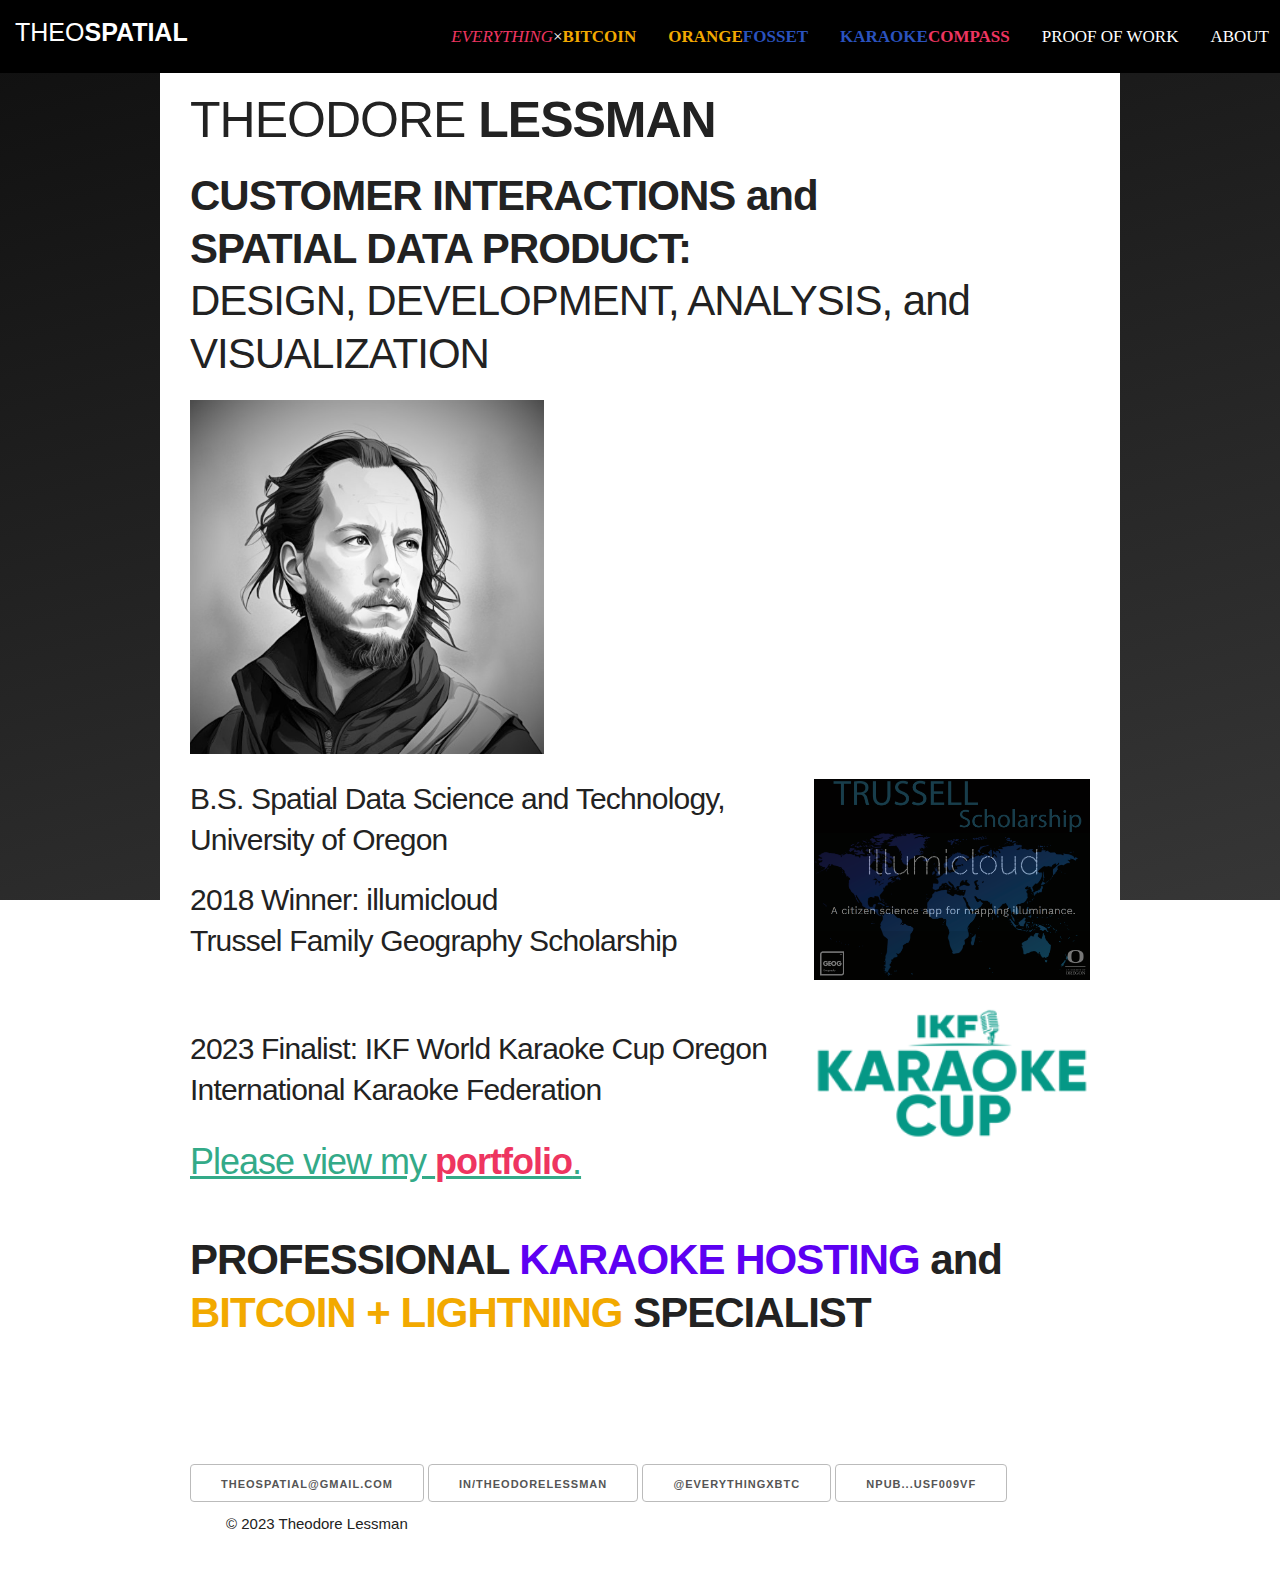
<file: index.html>
<!DOCTYPE html>
<html>

<head>
  <!-- using: 
	skeleton
	normalize 
	-->

  <!-- Basic Page Needs
  –––––––––––––––––––––––––––––––––––––––––––––––––– -->
  <meta charset="utf-8">
  <title>theospatial</title>
  <meta name="description" content="">
  <meta name="author" content="Theodore Lessman">

  <!-- Mobile Specific Metas
  –––––––––––––––––––––––––––––––––––––––––––––––––– -->
  <meta name="viewport" content="width=device-width, initial-scale=1, user-scalable=no">

  <!-- FONT
  –––––––––––––––––––––––––––––––––––––––––––––––––– -->
  <!--link href="//fonts.googleapis.com/css?family=Raleway:400,300,600" rel="stylesheet" type="text/css"-->
  <!--link href="https://fonts.googleapis.com/css?family=Work+Sans|Open+Sans:400,600|Poppins:500,900|Space+Mono" rel="stylesheet"-->

  <!-- CSS
  –––––––––––––––––––––––––––––––––––––––––––––––––– -->
  <link rel="stylesheet" href="Skeleton-2.0.4/css/normalize.css">
  <link rel="stylesheet" href="Skeleton-2.0.4/css/skeleton.css">
  <link rel="stylesheet" href="css/theospatial.css">
  
  <!--- JS
  –––––––––––––––––––––––––––––––––––––––––––––––––– -->
  <script src="js/theospatial.js"></script>

  <!-- Favicon
  –––––––––––––––––––––––––––––––––––––––––––––––––– -->
  <link rel="icon" type="image/png" href="img/favicon.png">

  <style>
  </style>

</head>

<body>
  <header>
    <div class="header">
      <a href="./index.html" class="logo">THEO<strong>SPATIAL</strong></a>
      <nav class="navBar"  id = "mainNav">  
		    <a href="javascript:void(0);" class="icon" onClick="openDrawerMenu()">&#9776;</a>
        <a href="index.html">ABOUT</a>
        <a href="portfolio.html">PROOF OF WORK</a>
        <a href="karaokecompass.html"><strong style="color: #2A52BE;">KARAOKE</strong><strong style="color: #EE3560;">COMPASS</strong></a>
        <a href="orangefosset.html"><strong style="color: #F2A900;">ORANGE</strong><strong style="color: #2A52BE;">FOSSET</strong></a>
        <a href="bitcoin.html"><i style="color: #EE3560;">EVERYTHING</i>&#215<strong style="color: #F2A900;">BITCOIN</strong></a>
      </nav>
    </div>
  </header>
  <div class="main">
    <div class="container">
      <div class = "row">
	      <div id = "banner" class="twelve columns">
          <h1 id="name">THEODORE <strong>LESSMAN</strong></h1>
          <h2 id="statement">
            <strong>CUSTOMER INTERACTIONS and 
            </br>SPATIAL DATA PRODUCT: </strong></br>DESIGN, DEVELOPMENT, ANALYSIS, and VISUALIZATION</h2>
          <div id = "intro" class="twelve columns">
            <span><img class="five columns" id = "about_img" src=".\img\ts2023_hero.png" alt="Theodore, an AI Rendering by Lensa"></span>
          </div>
        </br>
        </br>    
        </div>
        
        </div>
      
        <div class = "twelve columns">
          <p class="twelve columns">        
          </p>
        
     

           <div>
            <span>
              <img class="four columns" id = "trussel_img" style="float: right;"src=".\img\trussel.png" alt="Trussel Family Scholarship logo">
              <h4 class="noteworthy">B.S. Spatial Data Science and Technology,</br>University of Oregon</h4>
              <h4 class="noteworthy">2018 Winner: illumicloud </br>Trussel Family Geography Scholarship</h4>
            </br>
            </span>
            
            <span>
              <img class="four columns" id = "ikf_img" style="float: right;"src=".\img\IKF-small.png" alt="International Karaoke Cup">
              <br>
              <h4 class="noteworthy">2023 Finalist: IKF World Karaoke Cup Oregon</br>International Karaoke Federation</h4>
            
            </span>
          </div>
        <h3><a class = "twelve columns" href="portfolio.html">Please view my <strong style="color: #EE3560;">portfolio</strong>.</a></h3>
       
        <!---div><a href="./doc/Resume_LessmanTheodore_2018.pdf" class="button button-primary">Download resume</a></div-->
    
        <div id = "roles" class="twelve columns">
        </br></br><h2 id="statement"><strong>PROFESSIONAL </strong><strong style="color: #5d00f2;">KARAOKE HOSTING</strong><strong> and</strong></br> 
            <strong style="color: #F2A900;">BITCOIN + LIGHTNING</strong><strong> SPECIALIST</strong>
            </br>
        </br>
        </br>    
        </div>
        

      </div>
      <div class = "twelve columns" id="contact">
		    <a href="mailto:theospatial@gmail.com"><button class = "footbutton">theospatial@gmail.com</button></a> 
		    <a href="https://www.linkedin.com/in/theodorelessman/"><button class = "footbutton">in/theodorelessman</button></a></h2>
        <a href="https://twitter.com/everythingxbtc"><button class = "footbutton">@everythingxbtc</button></a> 
		    <a href="https://astral.ninja/npub1enfjvvrakj3fc0r6pn8ftm2dkzpzwvd598lr8hez6qz76zm8vxusf009vf"><button class = "footbutton">npub...usf009vf</button></a> 
		  </div>
	    <div class = "1/2 column u-push-right">
	      <p>&copy 2023 Theodore Lessman</p>
	    </div>  
	  </div>
  </div>
</body>

</html>
</file>
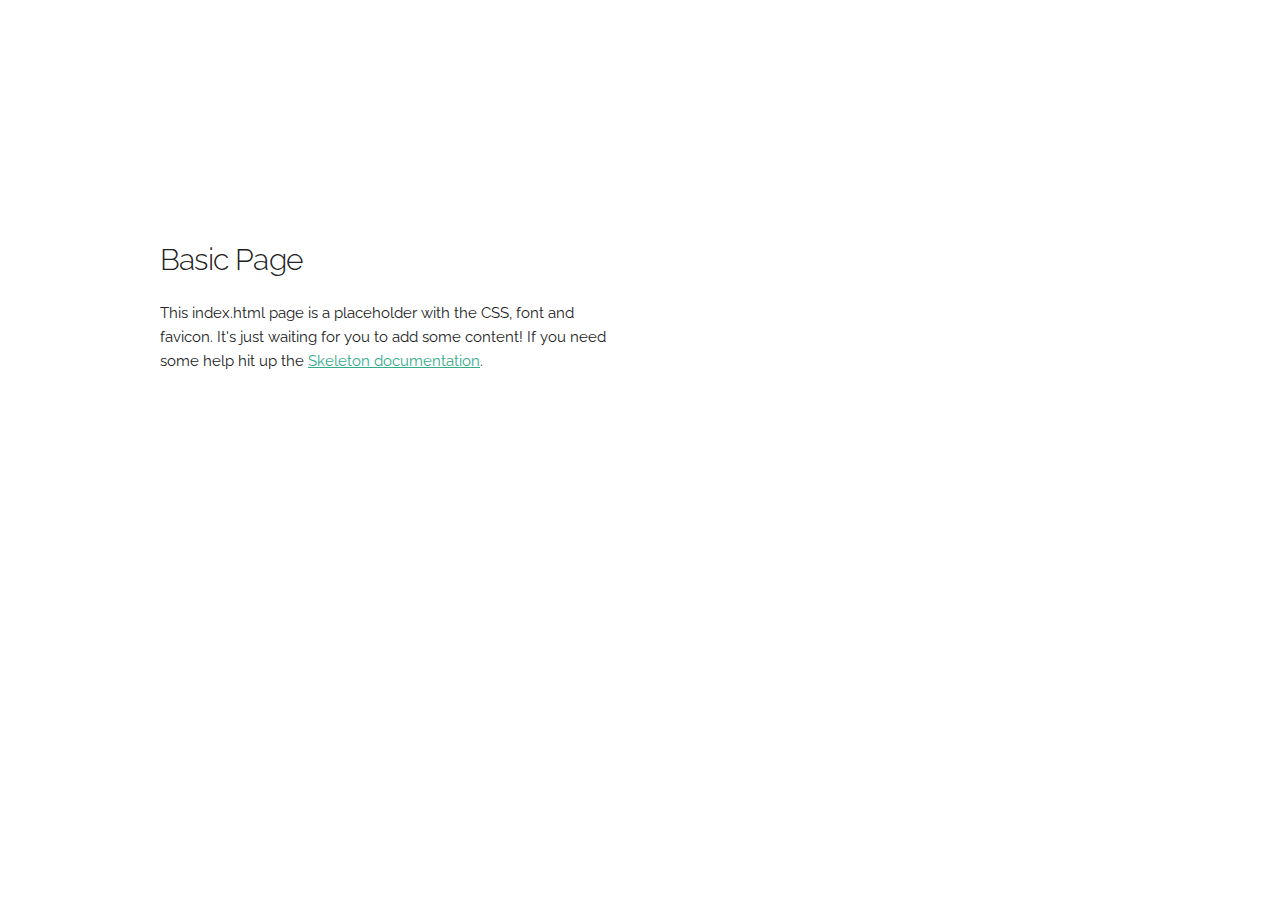
<file: Skeleton-2.0.4/index.html>
<!DOCTYPE html>
<html lang="en">
<head>

  <!-- Basic Page Needs
  –––––––––––––––––––––––––––––––––––––––––––––––––– -->
  <meta charset="utf-8">
  <title>Your page title here :)</title>
  <meta name="description" content="">
  <meta name="author" content="">

  <!-- Mobile Specific Metas
  –––––––––––––––––––––––––––––––––––––––––––––––––– -->
  <meta name="viewport" content="width=device-width, initial-scale=1">

  <!-- FONT
  –––––––––––––––––––––––––––––––––––––––––––––––––– -->
  <link href="//fonts.googleapis.com/css?family=Raleway:400,300,600" rel="stylesheet" type="text/css">

  <!-- CSS
  –––––––––––––––––––––––––––––––––––––––––––––––––– -->
  <link rel="stylesheet" href="css/normalize.css">
  <link rel="stylesheet" href="css/skeleton.css">

  <!-- Favicon
  –––––––––––––––––––––––––––––––––––––––––––––––––– -->
  <link rel="icon" type="image/png" href="images/favicon.png">

</head>
<body>

  <!-- Primary Page Layout
  –––––––––––––––––––––––––––––––––––––––––––––––––– -->
  <div class="container">
    <div class="row">
      <div class="one-half column" style="margin-top: 25%">
        <h4>Basic Page</h4>
        <p>This index.html page is a placeholder with the CSS, font and favicon. It's just waiting for you to add some content! If you need some help hit up the <a href="http://www.getskeleton.com">Skeleton documentation</a>.</p>
      </div>
    </div>
  </div>

<!-- End Document
  –––––––––––––––––––––––––––––––––––––––––––––––––– -->
</body>
</html>
</file>
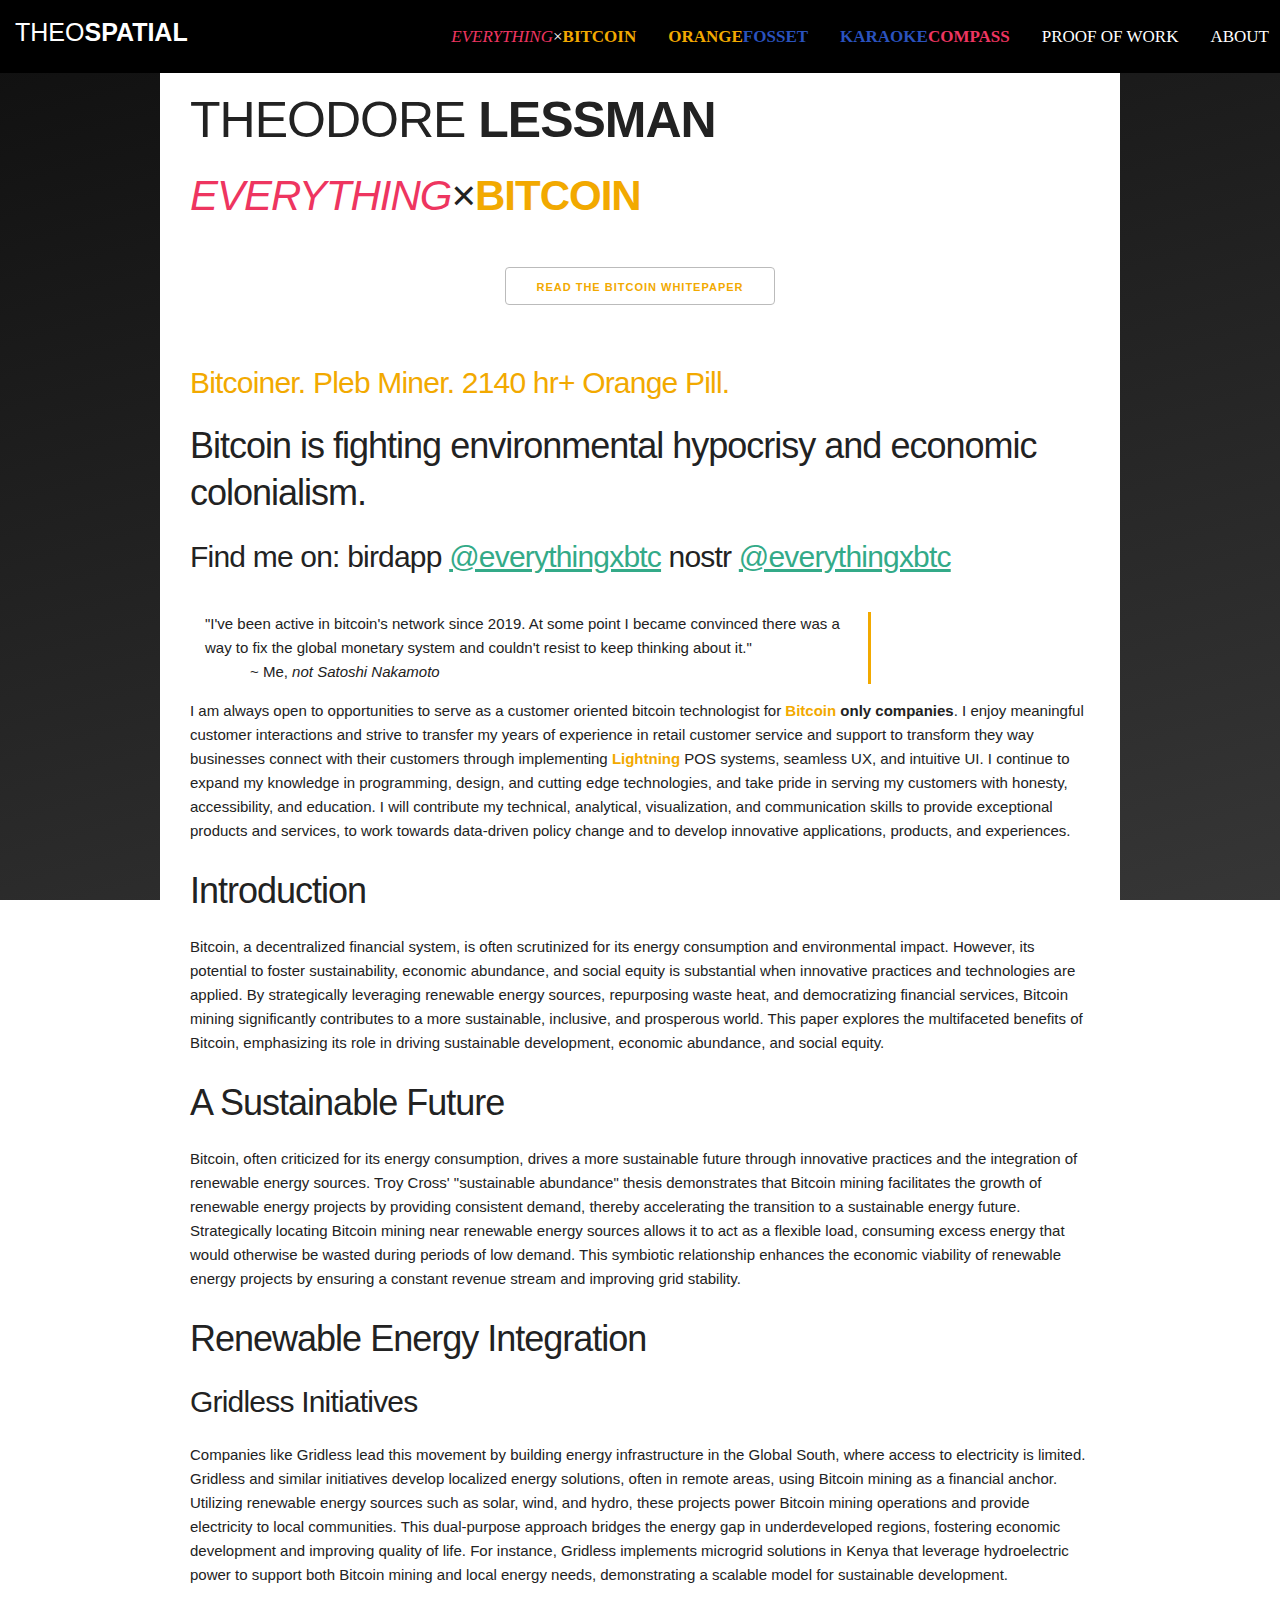
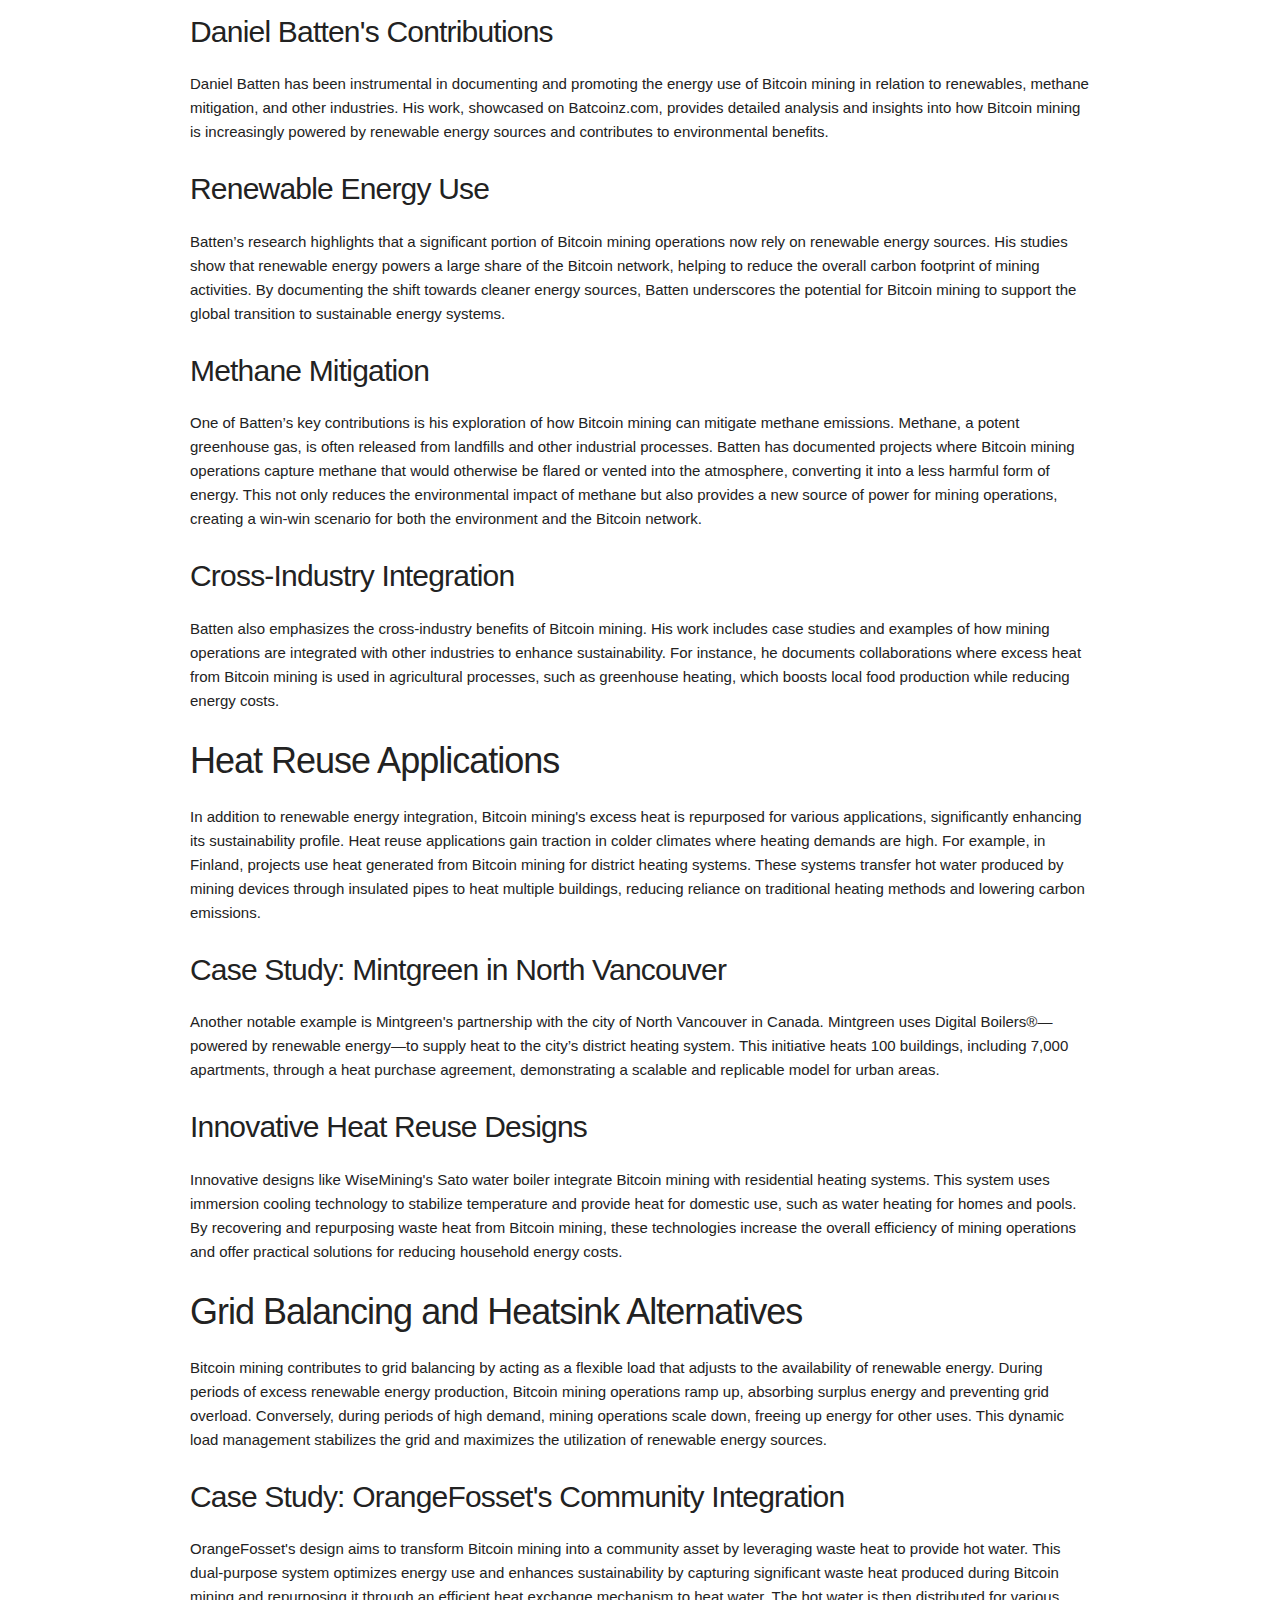
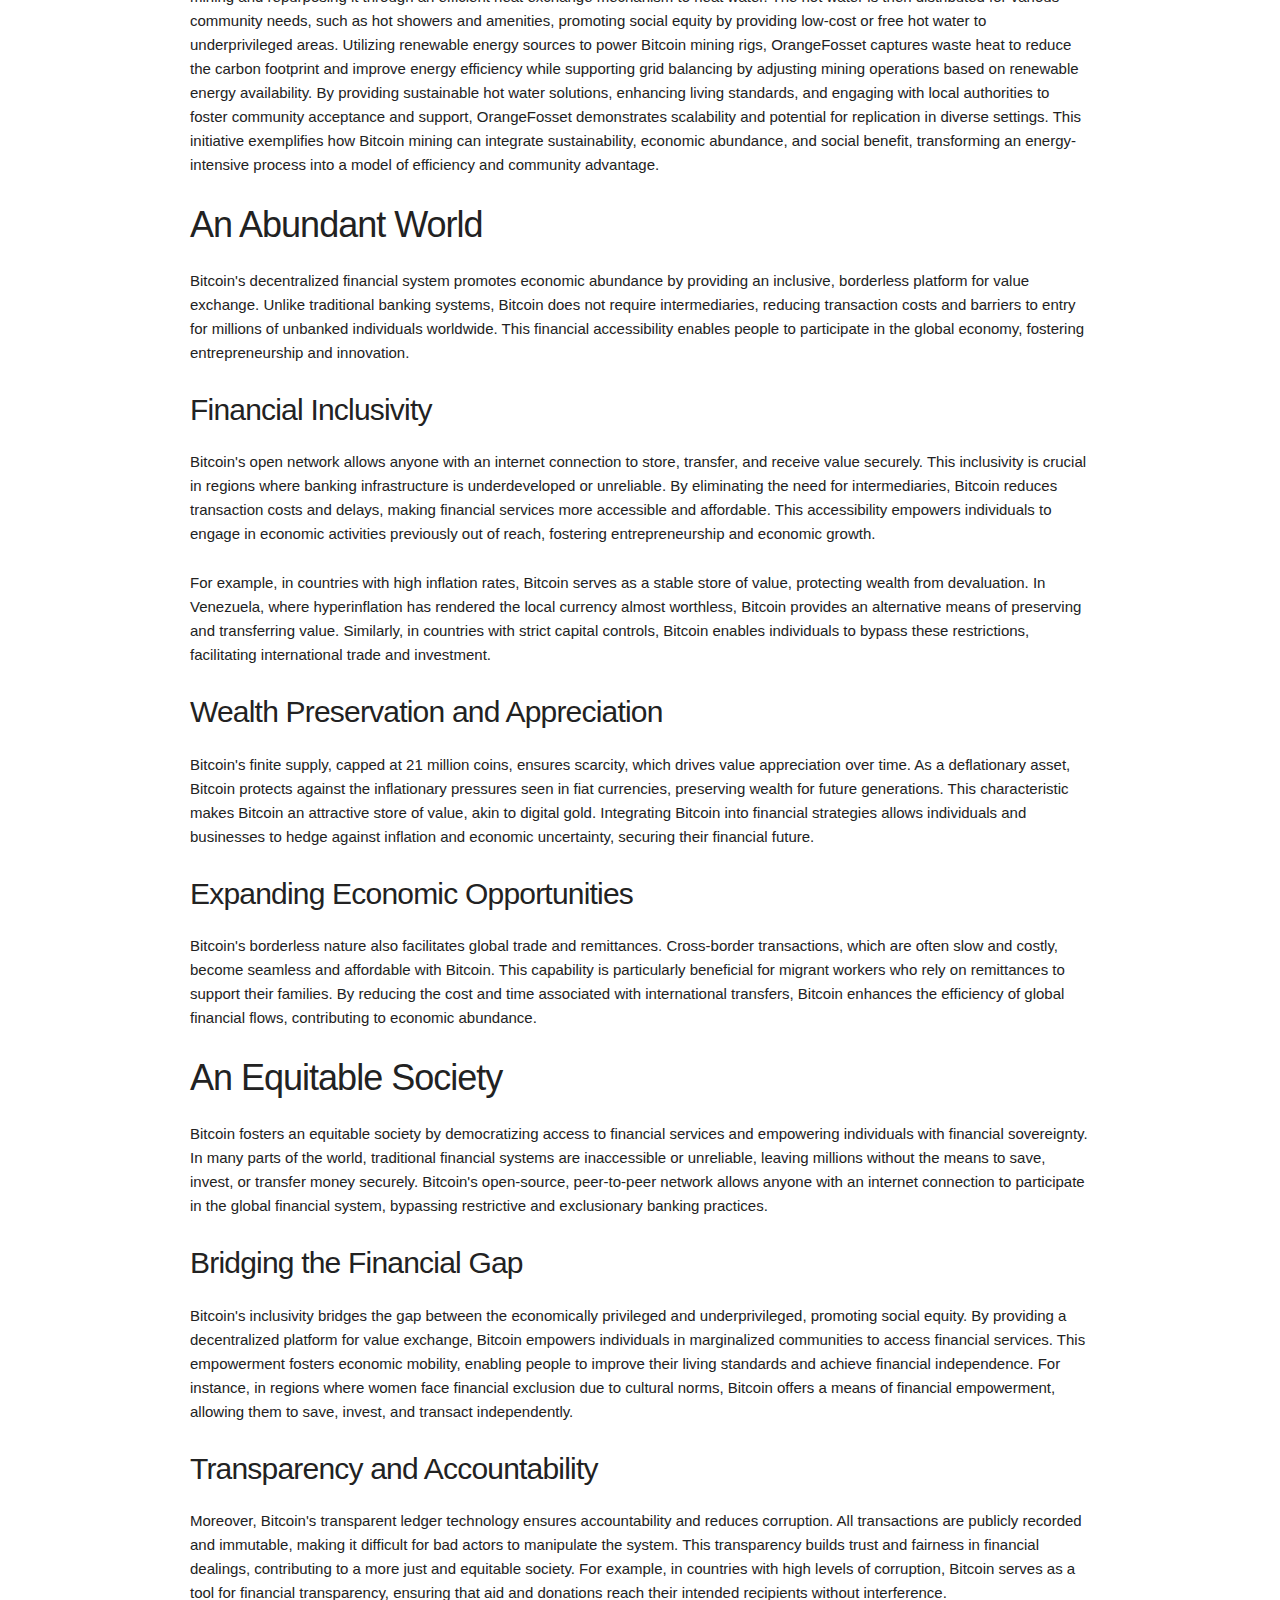
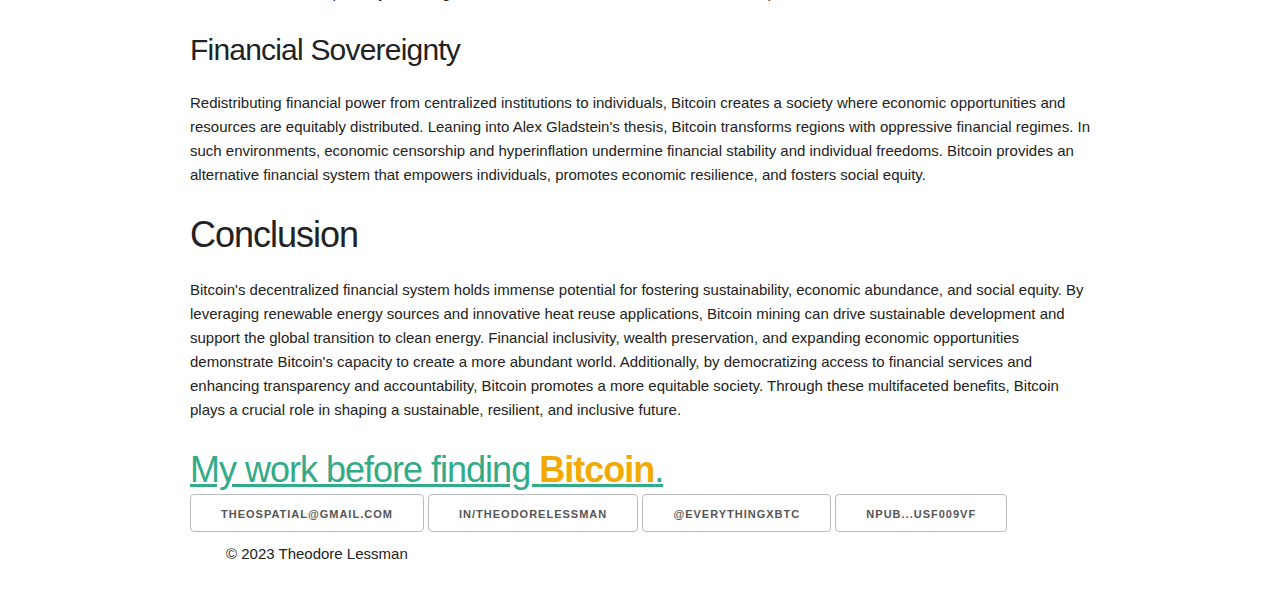
<file: bitcoin.html>
<!DOCTYPE html>
<html>

<head>
  <!-- using: 
	skeleton
	normalize 
	------------------------------------------------ -->

  <!-- Basic Page Needs
  –––––––––––––––––––––––––––––––––––––––––––––––––– -->
  <meta charset="utf-8">
  <title>theospatial</title>
  <meta name="description" content="">
  <meta name="author" content="Theodore Lessman">

  <!-- Mobile Specific Metas
  –––––––––––––––––––––––––––––––––––––––––––––––––– -->
  <meta name="viewport" content="width=device-width, initial-scale=1, user-scalable=no">

  <!-- FONT
  –––––––––––––––––––––––––––––––––––––––––––––––––– -->
  <!--link href="//fonts.googleapis.com/css?family=Raleway:400,300,600" rel="stylesheet" type="text/css"-->
  <!--link href="https://fonts.googleapis.com/css?family=Work+Sans|Open+Sans:400,600|Poppins:500,900|Space+Mono" rel="stylesheet"-->

  <!-- CSS
  –––––––––––––––––––––––––––––––––––––––––––––––––– -->
  <link rel="stylesheet" href="Skeleton-2.0.4/css/normalize.css">
  <link rel="stylesheet" href="Skeleton-2.0.4/css/skeleton.css">
  <link rel="stylesheet" href="css/theospatial.css">

  <!--- JS
  –––––––––––––––––––––––––––––––––––––––––––––––––– -->
  <script src="js/theospatial.js"></script>
  
  <!-- Favicon
  –––––––––––––––––––––––––––––––––––––––––––––––––– -->
  <link rel="icon" type="image/png" href="img/favicon.png">

  <style>
  </style>

</head>

<body>
  <header>
    <div class="header">
      <a href="./index.html" class="logo">THEO<strong>SPATIAL</strong></a>
      <nav class="navBar"  id = "mainNav">
		<a href="javascript:void(0);" class="icon" onClick="openDrawerMenu()">&#9776;</a>
        <a href="index.html">ABOUT</a>
        <a href="portfolio.html">PROOF OF WORK</a>
        <a href="karaokecompass.html"><strong style="color: #2A52BE;">KARAOKE</strong><strong style="color: #EE3560;">COMPASS</strong></a>
        <a href="orangefosset.html"><strong style="color: #F2A900;">ORANGE</strong><strong style="color: #2A52BE;">FOSSET</strong></a>
        <a href="bitcoin.html"><i style="color: #EE3560;">EVERYTHING</i>&#215<strong style="color: #F2A900;">BITCOIN</strong></a>
      </nav>
    </div>
  </header>
  <div class="main">
    <div class="container">
        <div class = "row">
	        <div id = "banner" class="twelve columns">
            <h1 id="name">THEODORE <strong>LESSMAN</strong></h1>
            <h2 id="statement"> <i style="color: #EE3560;">EVERYTHING</i>&#215<strong style="color: #F2A900;">BITCOIN</strong></h2>
            <div id="bitcoin" class = "twelve columns">
            </br>
              <a href="./bitcoin.pdf" style="text-decoration: none;"><button style="color: #F2A900; display: block; margin-left: auto; margin-right: auto;">READ THE BITCOIN WHITEPAPER</button></a>
            </br></br>
            <div>
              <h4 class="noteworthy" style="color: #F2A900;"> Bitcoiner. Pleb Miner. 2140 hr+ Orange Pill.</h4>
              <h3>Bitcoin is fighting environmental hypocrisy and economic colonialism.</br></h3>
              <h4>Find me on: birdapp <a href="https://twitter.com/everythingxbtc">@everythingxbtc</a> nostr <a href="https://astral.ninja/npub1enfjvvrakj3fc0r6pn8ftm2dkzpzwvd598lr8hez6qz76zm8vxusf009vf">@everythingxbtc</a></h4>
              <blockquote class = 'nine columns' style="margin: 1em; border-style: solid; border-color: #F2A900; border-left: 0em; border-top: 0em; border-bottom: 0em;">"I&#39ve been active in bitcoin&#39s network since 2019. At some point I became convinced there was a way to fix the global monetary system and couldn&#39t resist to keep thinking about it."</br><figcaption style="margin-left: 3em;">~ Me, <cite>not Satoshi Nakamoto</cite></f></blockquote>
            </br>
            <p class="twelve columns">
              I am always open to opportunities to serve as a customer oriented bitcoin technologist for <strong style="color: #F2A900;">Bitcoin</strong><strong> only companies</strong>. 
              I enjoy meaningful customer interactions and strive to transfer my years of experience in retail customer service and support to transform they way businesses connect with their customers through implementing <strong style="color: #F2A900;">Lightning</strong> POS systems, seamless UX, and intuitive UI.
              I continue to expand my knowledge in programming, design, and cutting edge technologies, and take pride in serving my customers with honesty, accessibility, and education.
              I will contribute my technical, analytical, visualization, and communication skills to provide exceptional products and services, to work towards data-driven policy change and to develop innovative applications, products, and experiences.
           </br></p>  
          </div>
            
          
            <div id = "entry 004" class = "twelve columns">
              <!DOCTYPE html>
<html lang="en">
<head>
    <meta charset="UTF-8">
    <meta name="viewport" content="width=device-width, initial-scale=1.0">
    <title>Bitcoin's Benefits: Sustainability, Economic Abundance, and Social Equity</title>
</head>
<body>
    <h3>Introduction</h3>
    <p>Bitcoin, a decentralized financial system, is often scrutinized for its energy consumption and environmental impact. However, its potential to foster sustainability, economic abundance, and social equity is substantial when innovative practices and technologies are applied. By strategically leveraging renewable energy sources, repurposing waste heat, and democratizing financial services, Bitcoin mining significantly contributes to a more sustainable, inclusive, and prosperous world. This paper explores the multifaceted benefits of Bitcoin, emphasizing its role in driving sustainable development, economic abundance, and social equity.</p>

    <h3>A Sustainable Future</h3>
    <p>Bitcoin, often criticized for its energy consumption, drives a more sustainable future through innovative practices and the integration of renewable energy sources. Troy Cross' "sustainable abundance" thesis demonstrates that Bitcoin mining facilitates the growth of renewable energy projects by providing consistent demand, thereby accelerating the transition to a sustainable energy future. Strategically locating Bitcoin mining near renewable energy sources allows it to act as a flexible load, consuming excess energy that would otherwise be wasted during periods of low demand. This symbiotic relationship enhances the economic viability of renewable energy projects by ensuring a constant revenue stream and improving grid stability.</p>

    <h3>Renewable Energy Integration</h3>
    
    <h4>Gridless Initiatives</h4>
    <p>Companies like Gridless lead this movement by building energy infrastructure in the Global South, where access to electricity is limited. Gridless and similar initiatives develop localized energy solutions, often in remote areas, using Bitcoin mining as a financial anchor. Utilizing renewable energy sources such as solar, wind, and hydro, these projects power Bitcoin mining operations and provide electricity to local communities. This dual-purpose approach bridges the energy gap in underdeveloped regions, fostering economic development and improving quality of life. For instance, Gridless implements microgrid solutions in Kenya that leverage hydroelectric power to support both Bitcoin mining and local energy needs, demonstrating a scalable model for sustainable development.</p>

    <h4>Daniel Batten's Contributions</h4>
    <p>Daniel Batten has been instrumental in documenting and promoting the energy use of Bitcoin mining in relation to renewables, methane mitigation, and other industries. His work, showcased on Batcoinz.com, provides detailed analysis and insights into how Bitcoin mining is increasingly powered by renewable energy sources and contributes to environmental benefits.</p>

    <h4>Renewable Energy Use</h4>
    <p>Batten’s research highlights that a significant portion of Bitcoin mining operations now rely on renewable energy sources. His studies show that renewable energy powers a large share of the Bitcoin network, helping to reduce the overall carbon footprint of mining activities. By documenting the shift towards cleaner energy sources, Batten underscores the potential for Bitcoin mining to support the global transition to sustainable energy systems.</p>

    <h4>Methane Mitigation</h4>
    <p>One of Batten’s key contributions is his exploration of how Bitcoin mining can mitigate methane emissions. Methane, a potent greenhouse gas, is often released from landfills and other industrial processes. Batten has documented projects where Bitcoin mining operations capture methane that would otherwise be flared or vented into the atmosphere, converting it into a less harmful form of energy. This not only reduces the environmental impact of methane but also provides a new source of power for mining operations, creating a win-win scenario for both the environment and the Bitcoin network.</p>

    <h4>Cross-Industry Integration</h4>
    <p>Batten also emphasizes the cross-industry benefits of Bitcoin mining. His work includes case studies and examples of how mining operations are integrated with other industries to enhance sustainability. For instance, he documents collaborations where excess heat from Bitcoin mining is used in agricultural processes, such as greenhouse heating, which boosts local food production while reducing energy costs.</p>

    <h3>Heat Reuse Applications</h3>
    <p>In addition to renewable energy integration, Bitcoin mining's excess heat is repurposed for various applications, significantly enhancing its sustainability profile. Heat reuse applications gain traction in colder climates where heating demands are high. For example, in Finland, projects use heat generated from Bitcoin mining for district heating systems. These systems transfer hot water produced by mining devices through insulated pipes to heat multiple buildings, reducing reliance on traditional heating methods and lowering carbon emissions.</p>

    <h4>Case Study: Mintgreen in North Vancouver</h4>
    <p>Another notable example is Mintgreen's partnership with the city of North Vancouver in Canada. Mintgreen uses Digital Boilers®—powered by renewable energy—to supply heat to the city’s district heating system. This initiative heats 100 buildings, including 7,000 apartments, through a heat purchase agreement, demonstrating a scalable and replicable model for urban areas.</p>

    <h4>Innovative Heat Reuse Designs</h4>
    <p>Innovative designs like WiseMining's Sato water boiler integrate Bitcoin mining with residential heating systems. This system uses immersion cooling technology to stabilize temperature and provide heat for domestic use, such as water heating for homes and pools. By recovering and repurposing waste heat from Bitcoin mining, these technologies increase the overall efficiency of mining operations and offer practical solutions for reducing household energy costs.</p>

    <h3>Grid Balancing and Heatsink Alternatives</h3>
    <p>Bitcoin mining contributes to grid balancing by acting as a flexible load that adjusts to the availability of renewable energy. During periods of excess renewable energy production, Bitcoin mining operations ramp up, absorbing surplus energy and preventing grid overload. Conversely, during periods of high demand, mining operations scale down, freeing up energy for other uses. This dynamic load management stabilizes the grid and maximizes the utilization of renewable energy sources.</p>

    <h4>Case Study: OrangeFosset's Community Integration</h4>
    <p>OrangeFosset's design aims to transform Bitcoin mining into a community asset by leveraging waste heat to provide hot water. This dual-purpose system optimizes energy use and enhances sustainability by capturing significant waste heat produced during Bitcoin mining and repurposing it through an efficient heat exchange mechanism to heat water. The hot water is then distributed for various community needs, such as hot showers and amenities, promoting social equity by providing low-cost or free hot water to underprivileged areas. Utilizing renewable energy sources to power Bitcoin mining rigs, OrangeFosset captures waste heat to reduce the carbon footprint and improve energy efficiency while supporting grid balancing by adjusting mining operations based on renewable energy availability. By providing sustainable hot water solutions, enhancing living standards, and engaging with local authorities to foster community acceptance and support, OrangeFosset demonstrates scalability and potential for replication in diverse settings. This initiative exemplifies how Bitcoin mining can integrate sustainability, economic abundance, and social benefit, transforming an energy-intensive process into a model of efficiency and community advantage.</p>

    <h3>An Abundant World</h3>
    <p>Bitcoin's decentralized financial system promotes economic abundance by providing an inclusive, borderless platform for value exchange. Unlike traditional banking systems, Bitcoin does not require intermediaries, reducing transaction costs and barriers to entry for millions of unbanked individuals worldwide. This financial accessibility enables people to participate in the global economy, fostering entrepreneurship and innovation.</p>

    <h4>Financial Inclusivity</h4>
    <p>Bitcoin's open network allows anyone with an internet connection to store, transfer, and receive value securely. This inclusivity is crucial in regions where banking infrastructure is underdeveloped or unreliable. By eliminating the need for intermediaries, Bitcoin reduces transaction costs and delays, making financial services more accessible and affordable. This accessibility empowers individuals to engage in economic activities previously out of reach, fostering entrepreneurship and economic growth.</p>

    <p>For example, in countries with high inflation rates, Bitcoin serves as a stable store of value, protecting wealth from devaluation. In Venezuela, where hyperinflation has rendered the local currency almost worthless, Bitcoin provides an alternative means of preserving and transferring value. Similarly, in countries with strict capital controls, Bitcoin enables individuals to bypass these restrictions, facilitating international trade and investment.</p>

    <h4>Wealth Preservation and Appreciation</h4>
    <p>Bitcoin's finite supply, capped at 21 million coins, ensures scarcity, which drives value appreciation over time. As a deflationary asset, Bitcoin protects against the inflationary pressures seen in fiat currencies, preserving wealth for future generations. This characteristic makes Bitcoin an attractive store of value, akin to digital gold. Integrating Bitcoin into financial strategies allows individuals and businesses to hedge against inflation and economic uncertainty, securing their financial future.</p>

    <h4>Expanding Economic Opportunities</h4>
    <p>Bitcoin's borderless nature also facilitates global trade and remittances. Cross-border transactions, which are often slow and costly, become seamless and affordable with Bitcoin. This capability is particularly beneficial for migrant workers who rely on remittances to support their families. By reducing the cost and time associated with international transfers, Bitcoin enhances the efficiency of global financial flows, contributing to economic abundance.</p>

    <h3>An Equitable Society</h3>
    <p>Bitcoin fosters an equitable society by democratizing access to financial services and empowering individuals with financial sovereignty. In many parts of the world, traditional financial systems are inaccessible or unreliable, leaving millions without the means to save, invest, or transfer money securely. Bitcoin's open-source, peer-to-peer network allows anyone with an internet connection to participate in the global financial system, bypassing restrictive and exclusionary banking practices.</p>

    <h4>Bridging the Financial Gap</h4>
    <p>Bitcoin's inclusivity bridges the gap between the economically privileged and underprivileged, promoting social equity. By providing a decentralized platform for value exchange, Bitcoin empowers individuals in marginalized communities to access financial services. This empowerment fosters economic mobility, enabling people to improve their living standards and achieve financial independence. For instance, in regions where women face financial exclusion due to cultural norms, Bitcoin offers a means of financial empowerment, allowing them to save, invest, and transact independently.</p>

    <h4>Transparency and Accountability</h4>
    <p>Moreover, Bitcoin's transparent ledger technology ensures accountability and reduces corruption. All transactions are publicly recorded and immutable, making it difficult for bad actors to manipulate the system. This transparency builds trust and fairness in financial dealings, contributing to a more just and equitable society. For example, in countries with high levels of corruption, Bitcoin serves as a tool for financial transparency, ensuring that aid and donations reach their intended recipients without interference.</p>

    <h4>Financial Sovereignty</h4>
    <p>Redistributing financial power from centralized institutions to individuals, Bitcoin creates a society where economic opportunities and resources are equitably distributed. Leaning into Alex Gladstein's thesis, Bitcoin transforms regions with oppressive financial regimes. In such environments, economic censorship and hyperinflation undermine financial stability and individual freedoms. Bitcoin provides an alternative financial system that empowers individuals, promotes economic resilience, and fosters social equity.</p>

    <h3>Conclusion</h3>
    <p>Bitcoin's decentralized financial system holds immense potential for fostering sustainability, economic abundance, and social equity. By leveraging renewable energy sources and innovative heat reuse applications, Bitcoin mining can drive sustainable development and support the global transition to clean energy. Financial inclusivity, wealth preservation, and expanding economic opportunities demonstrate Bitcoin's capacity to create a more abundant world. Additionally, by democratizing access to financial services and enhancing transparency and accountability, Bitcoin promotes a more equitable society. Through these multifaceted benefits, Bitcoin plays a crucial role in shaping a sustainable, resilient, and inclusive future.</p>

            </div>
                </div>
                <h3><a class = "twelve columns" href="portfolio.html">My work before finding <strong style="color: #F2A900;">Bitcoin</strong>.</a></h3>
                <div class = "twelve columns" id="contact">
		              <a href="mailto:theospatial@gmail.com"><button class = "footbutton">theospatial@gmail.com</button></a> 
	                <a href="https://www.linkedin.com/in/theodorelessman/"><button class = "footbutton">in/theodorelessman</button></a></h2>
    	            <a href="https://twitter.com/everythingxbtc"><button class = "footbutton">@everythingxbtc</button></a> 
		              <a href="https://astral.ninja/npub1enfjvvrakj3fc0r6pn8ftm2dkzpzwvd598lr8hez6qz76zm8vxusf009vf"><button class = "footbutton">npub...usf009vf</button></a> 
		            </div>
                <div class = "1/2 column u-push-right">
	    	          <p>&copy 2023 Theodore Lessman</p>
	              </div> 
         </div>
      </div>
    </div>
  </div>
</body>

</html>
</file>
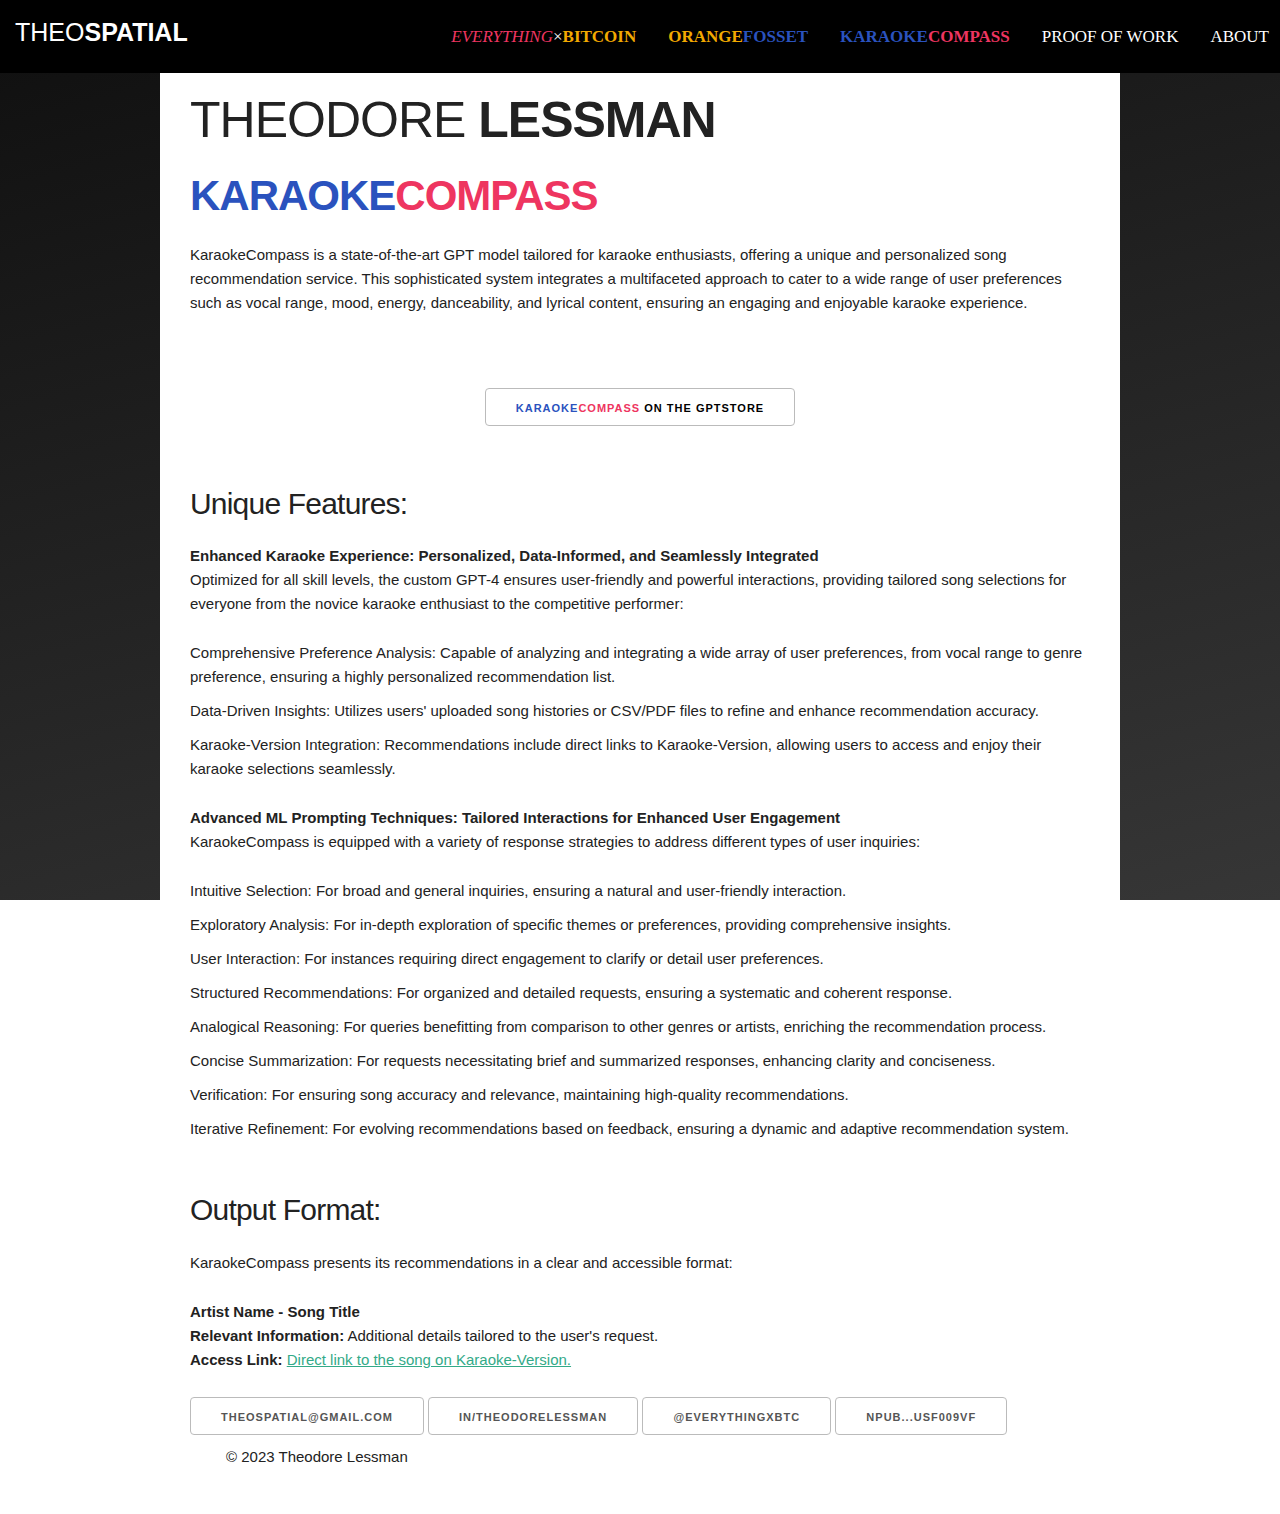
<file: karaokecompass.html>
<!DOCTYPE html>
<html>

<head>
  <!-- using: 
	skeleton
	normalize 
	-->

  <!-- Basic Page Needs
  –––––––––––––––––––––––––––––––––––––––––––––––––– -->
  <meta charset="utf-8">
  <title>theospatial</title>
  <meta name="description" content="">
  <meta name="author" content="Theodore Lessman">

  <!-- Mobile Specific Metas
  –––––––––––––––––––––––––––––––––––––––––––––––––– -->
  <meta name="viewport" content="width=device-width, initial-scale=1, user-scalable=no">

  <!-- FONT
  –––––––––––––––––––––––––––––––––––––––––––––––––– -->
  <!--link href="//fonts.googleapis.com/css?family=Raleway:400,300,600" rel="stylesheet" type="text/css"-->
  <!--link href="https://fonts.googleapis.com/css?family=Work+Sans|Open+Sans:400,600|Poppins:500,900|Space+Mono" rel="stylesheet"-->

  <!-- CSS
  –––––––––––––––––––––––––––––––––––––––––––––––––– -->
  <link rel="stylesheet" href="Skeleton-2.0.4/css/normalize.css">
  <link rel="stylesheet" href="Skeleton-2.0.4/css/skeleton.css">
  <link rel="stylesheet" href="css/theospatial.css">
  
  <!--- JS
  –––––––––––––––––––––––––––––––––––––––––––––––––– -->
  <script src="js/theospatial.js"></script>

  <!-- Favicon
  –––––––––––––––––––––––––––––––––––––––––––––––––– -->
  <link rel="icon" type="image/png" href="img/favicon.png">

  <style>
  </style>

</head>

<body>
  <header>
    <div class="header">
      <a href="./index.html" class="logo">THEO<strong>SPATIAL</strong></a>
      <nav class="navBar"  id = "mainNav">  
		    <a href="javascript:void(0);" class="icon" onClick="openDrawerMenu()">&#9776;</a>
        <a href="index.html">ABOUT</a>
        <a href="portfolio.html">PROOF OF WORK</a>
        <a href="karaokecompass.html"><strong style="color: #2A52BE;">KARAOKE</strong><strong style="color: #EE3560;">COMPASS</strong></a>
        <a href="orangefosset.html"><strong style="color: #F2A900;">ORANGE</strong><strong style="color: #2A52BE;">FOSSET</strong></a>
        <a href="bitcoin.html"><i style="color: #EE3560;">EVERYTHING</i>&#215<strong style="color: #F2A900;">BITCOIN</strong></a>
      </nav>
    </div>
  </header>
  <div class="main">
    <div class="container">
      <div class = "row">
        <h1 id="name">THEODORE <strong>LESSMAN</strong></h1>
            <h2 id="statement"> <strong style="color: #2A52BE;">KARAOKE</strong><strong style="color: #EE3560;">COMPASS</strong></h2>
            <div id="karaoke" class = "twelve columns">
            
        <p>KaraokeCompass is a state-of-the-art GPT model tailored for karaoke enthusiasts, offering a unique and personalized song recommendation service. This sophisticated system integrates a multifaceted approach to cater to a wide range of user preferences such as vocal range, mood, energy, danceability, and lyrical content, ensuring an engaging and enjoyable karaoke experience.</p>
</br></br>
<a href="https://chatgpt.com/g/g-IJPLRGtJa-karaokecompass-song-recommendations" style="text-decoration: none;"><button style="color: #000000; display: block; margin-left: auto; margin-right: auto;"><strong style="color: #2A52BE;">KARAOKE</strong><strong style="color: #EE3560;">COMPASS</strong> ON THE GPTSTORE</button></a>
</br></br>
<h4>Unique Features:</h4>
        <strong>Enhanced Karaoke Experience: Personalized, Data-Informed, and Seamlessly Integrated</strong>
        <p>Optimized for all skill levels, the custom GPT-4 ensures user-friendly and powerful interactions, providing tailored song selections for everyone from the novice karaoke enthusiast to the competitive performer:</p>
        <ul style="list-style-type: none;">
            <li>Comprehensive Preference Analysis: Capable of analyzing and integrating a wide array of user preferences, from vocal range to genre preference, ensuring a highly personalized recommendation list.</li>
            <li>Data-Driven Insights: Utilizes users' uploaded song histories or CSV/PDF files to refine and enhance recommendation accuracy.</li>
            <li>Karaoke-Version Integration: Recommendations include direct links to Karaoke-Version, allowing users to access and enjoy their karaoke selections seamlessly.</li>
        </ul>
        <strong>Advanced ML Prompting Techniques: Tailored Interactions for Enhanced User Engagement</strong>
        <p>KaraokeCompass is equipped with a variety of response strategies to address different types of user inquiries:</p>
        <ul style="list-style-type: none;">
            <li>Intuitive Selection: For broad and general inquiries, ensuring a natural and user-friendly interaction.</li>
            <li>Exploratory Analysis: For in-depth exploration of specific themes or preferences, providing comprehensive insights.</li>
            <li>User Interaction: For instances requiring direct engagement to clarify or detail user preferences.</li>
            <li>Structured Recommendations: For organized and detailed requests, ensuring a systematic and coherent response.</li>
            <li>Analogical Reasoning: For queries benefitting from comparison to other genres or artists, enriching the recommendation process.</li>
            <li>Concise Summarization: For requests necessitating brief and summarized responses, enhancing clarity and conciseness.</li>
            <li>Verification: For ensuring song accuracy and relevance, maintaining high-quality recommendations.</li>
            <li>Iterative Refinement: For evolving recommendations based on feedback, ensuring a dynamic and adaptive recommendation system.</li>
        </ul>
        </br>

        <h4>Output Format:</h4>
        <p>KaraokeCompass presents its recommendations in a clear and accessible format:</p>
        
        <p>
            <strong>Artist Name - Song Title</strong><br>
            <strong>Relevant Information:</strong> Additional details tailored to the user's request.<br>
            <strong>Access Link:</strong> <a href="https://www.karaoke-version.com/karaoke/" target="new">Direct link to the song on Karaoke-Version.</a>
          </p>
      </div>
      <div class = "twelve columns" id="contact">
		    <a href="mailto:theospatial@gmail.com"><button class = "footbutton">theospatial@gmail.com</button></a> 
		    <a href="https://www.linkedin.com/in/theodorelessman/"><button class = "footbutton">in/theodorelessman</button></a></h2>
        <a href="https://twitter.com/everythingxbtc"><button class = "footbutton">@everythingxbtc</button></a> 
		    <a href="https://astral.ninja/npub1enfjvvrakj3fc0r6pn8ftm2dkzpzwvd598lr8hez6qz76zm8vxusf009vf"><button class = "footbutton">npub...usf009vf</button></a> 
	    </div>
	    <div class = "1/2 column u-push-right">
	      <p>&copy 2023 Theodore Lessman</p>
	    </div>  
	  </div>
  </div>
</body>

</html>
</file>
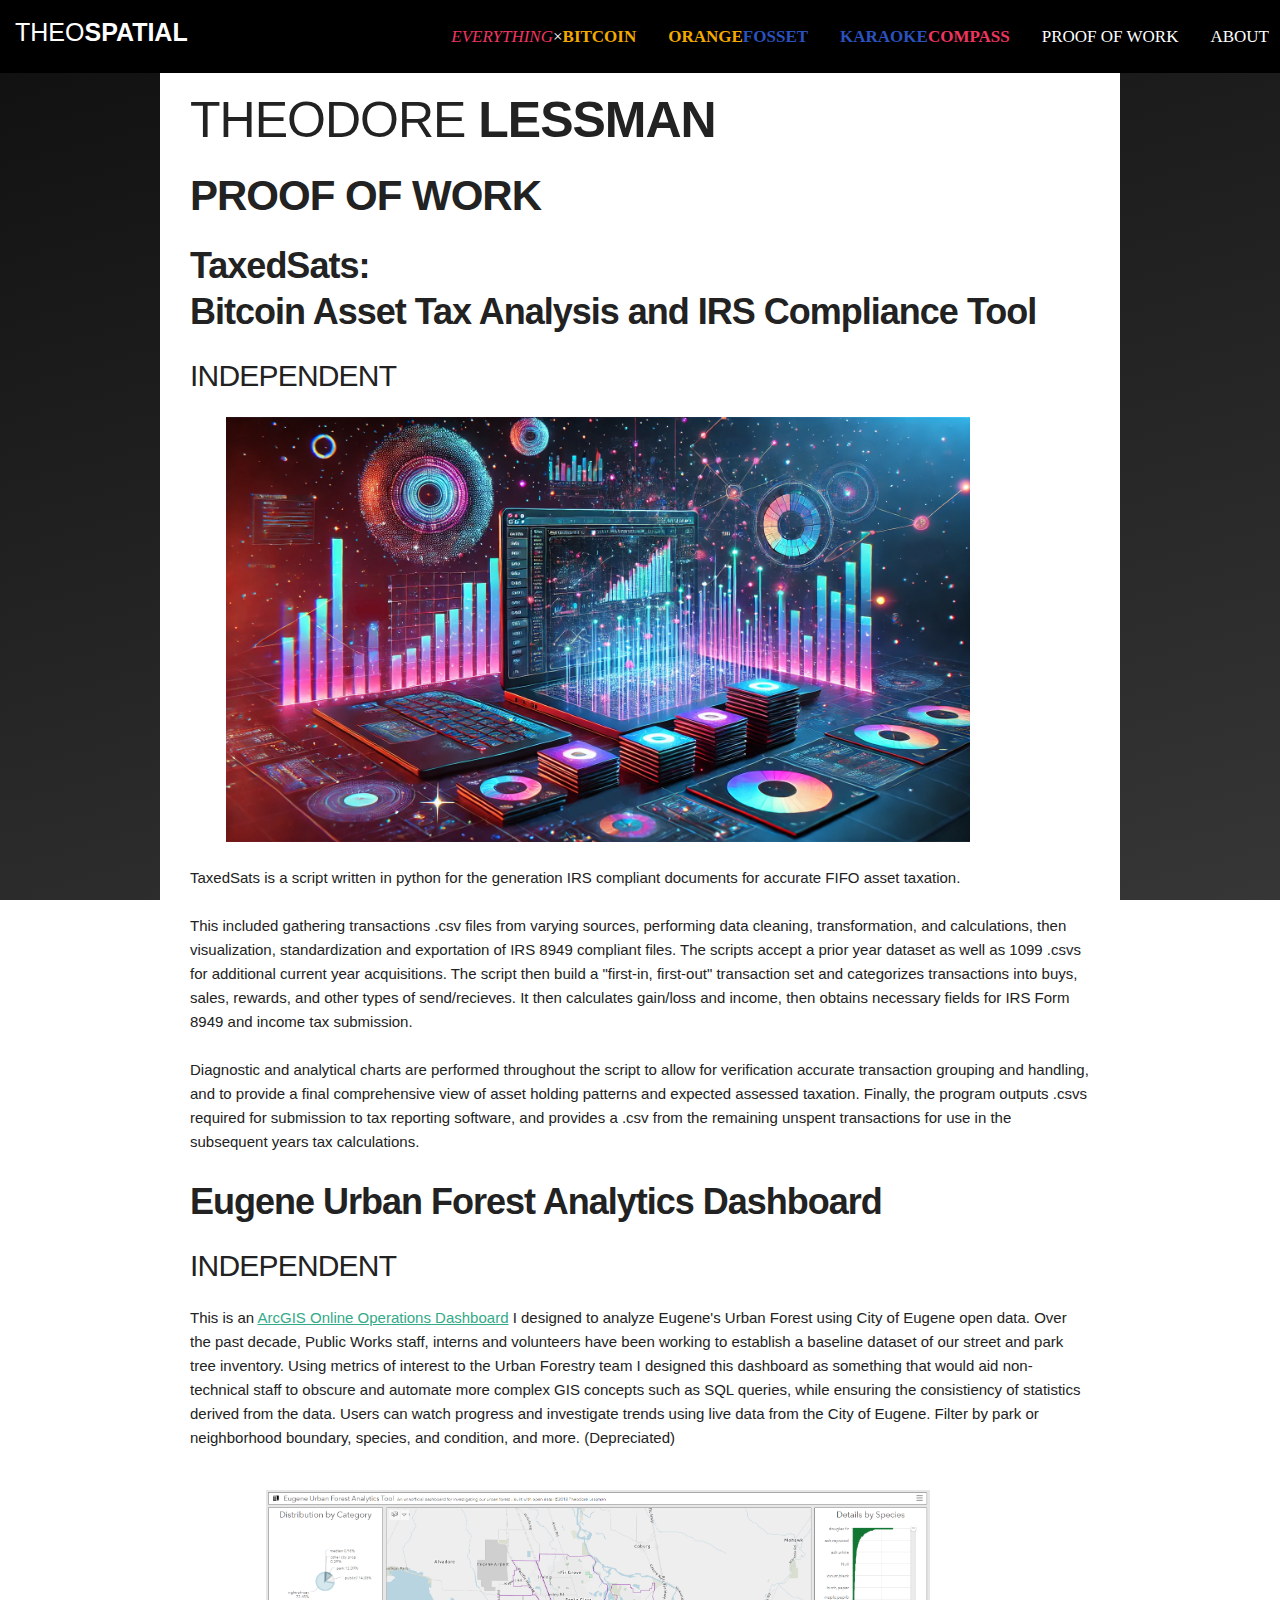
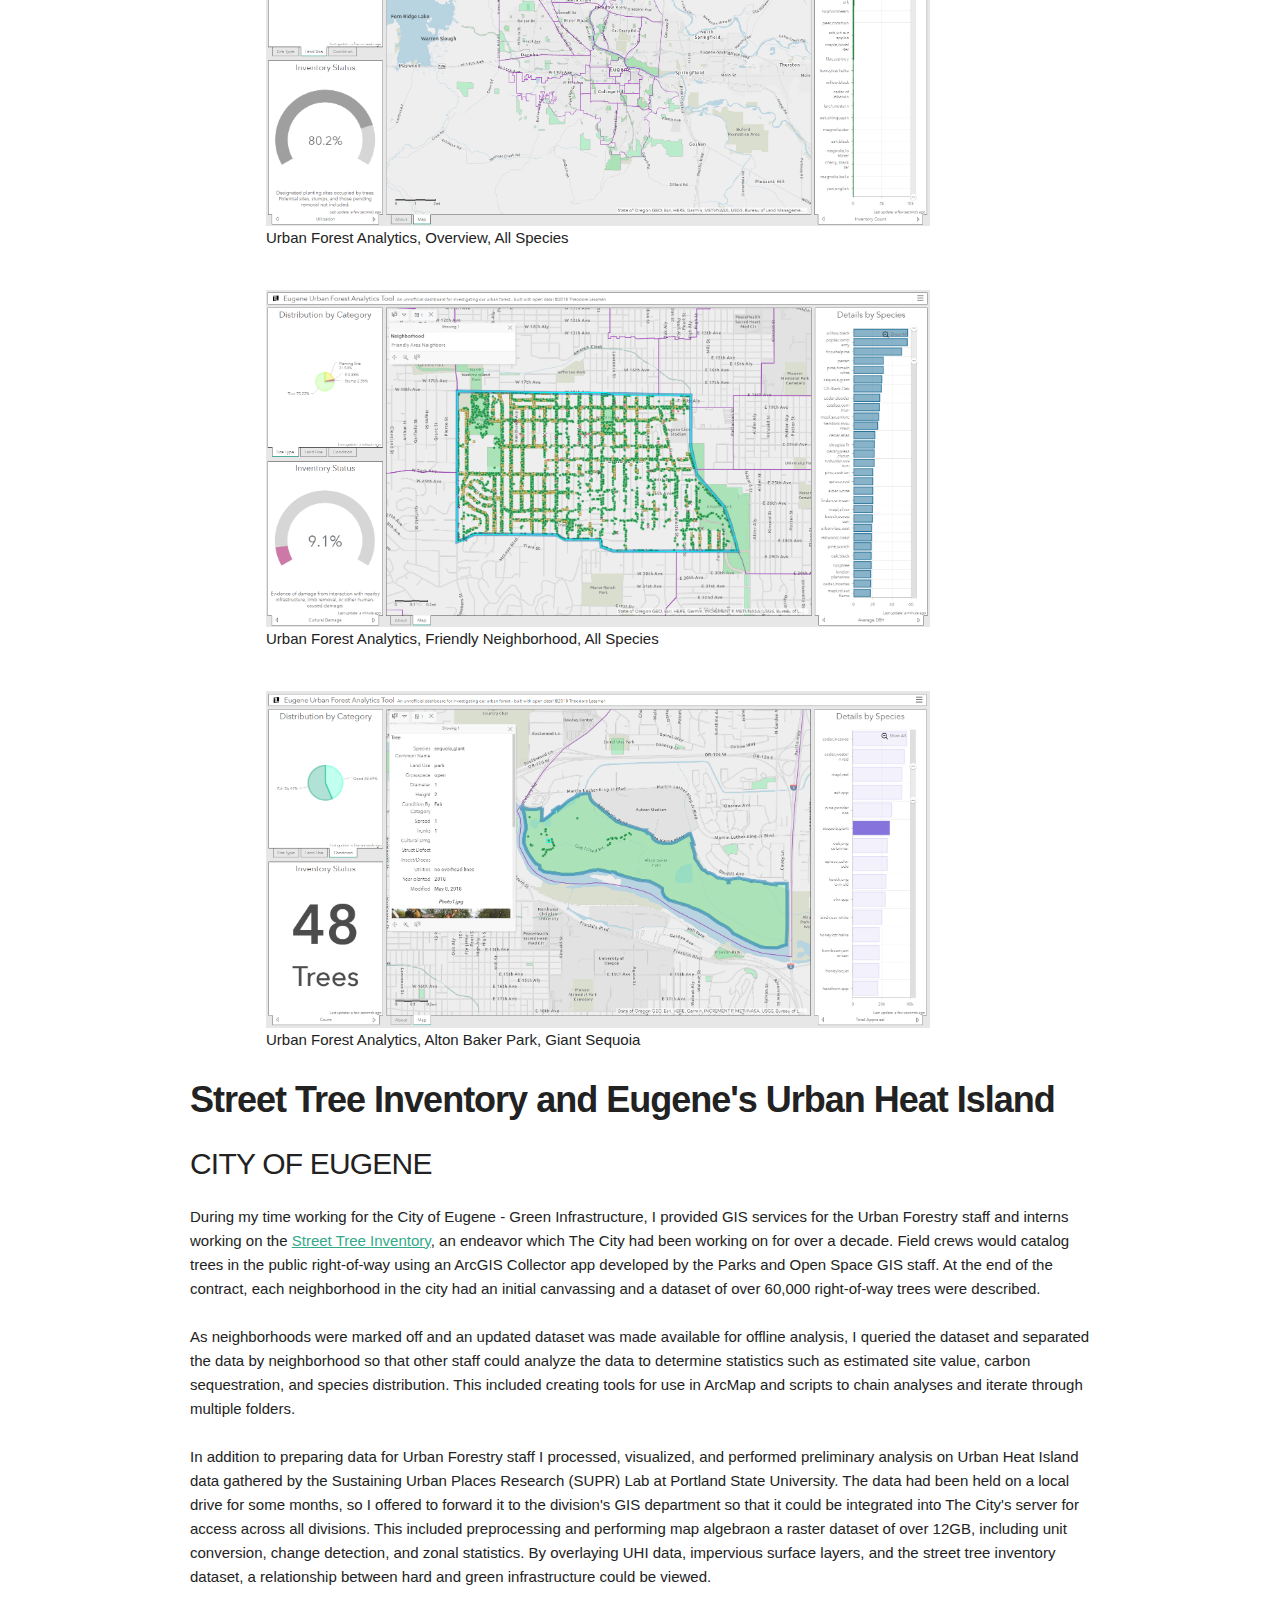
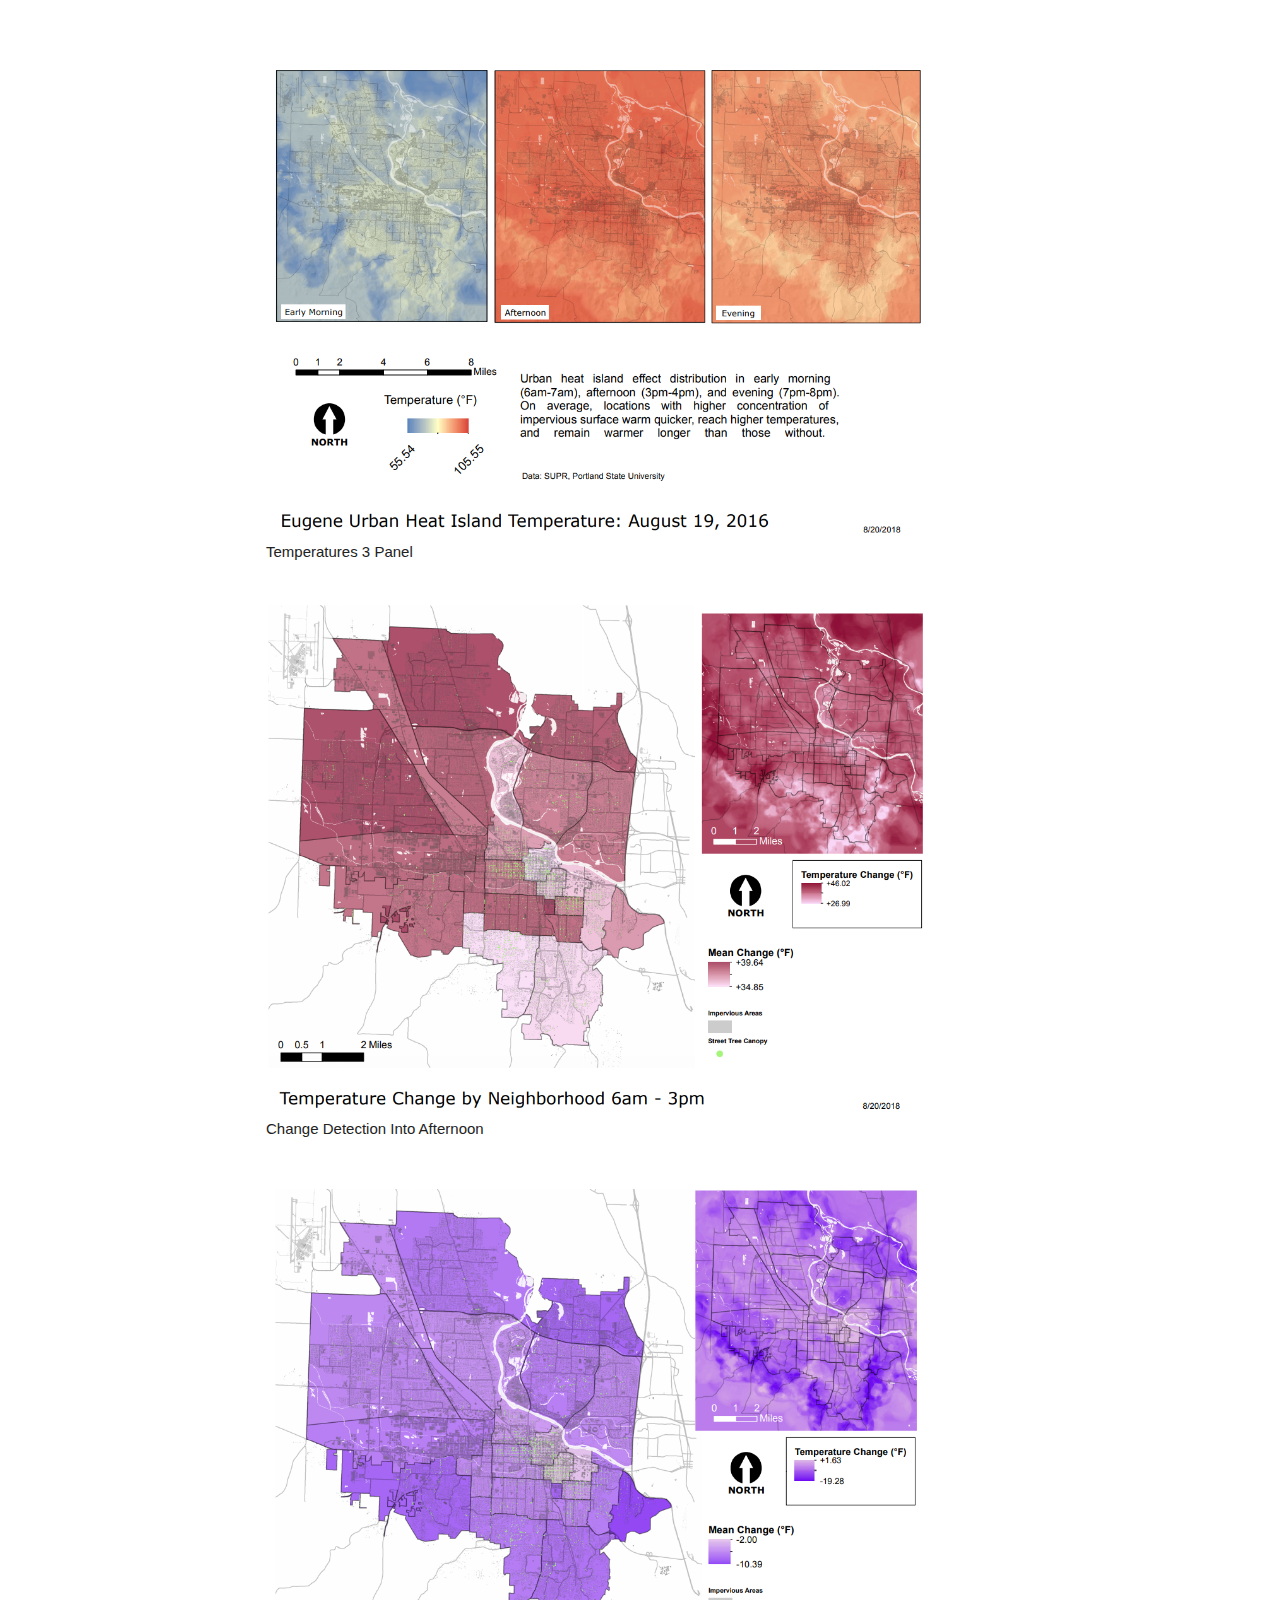
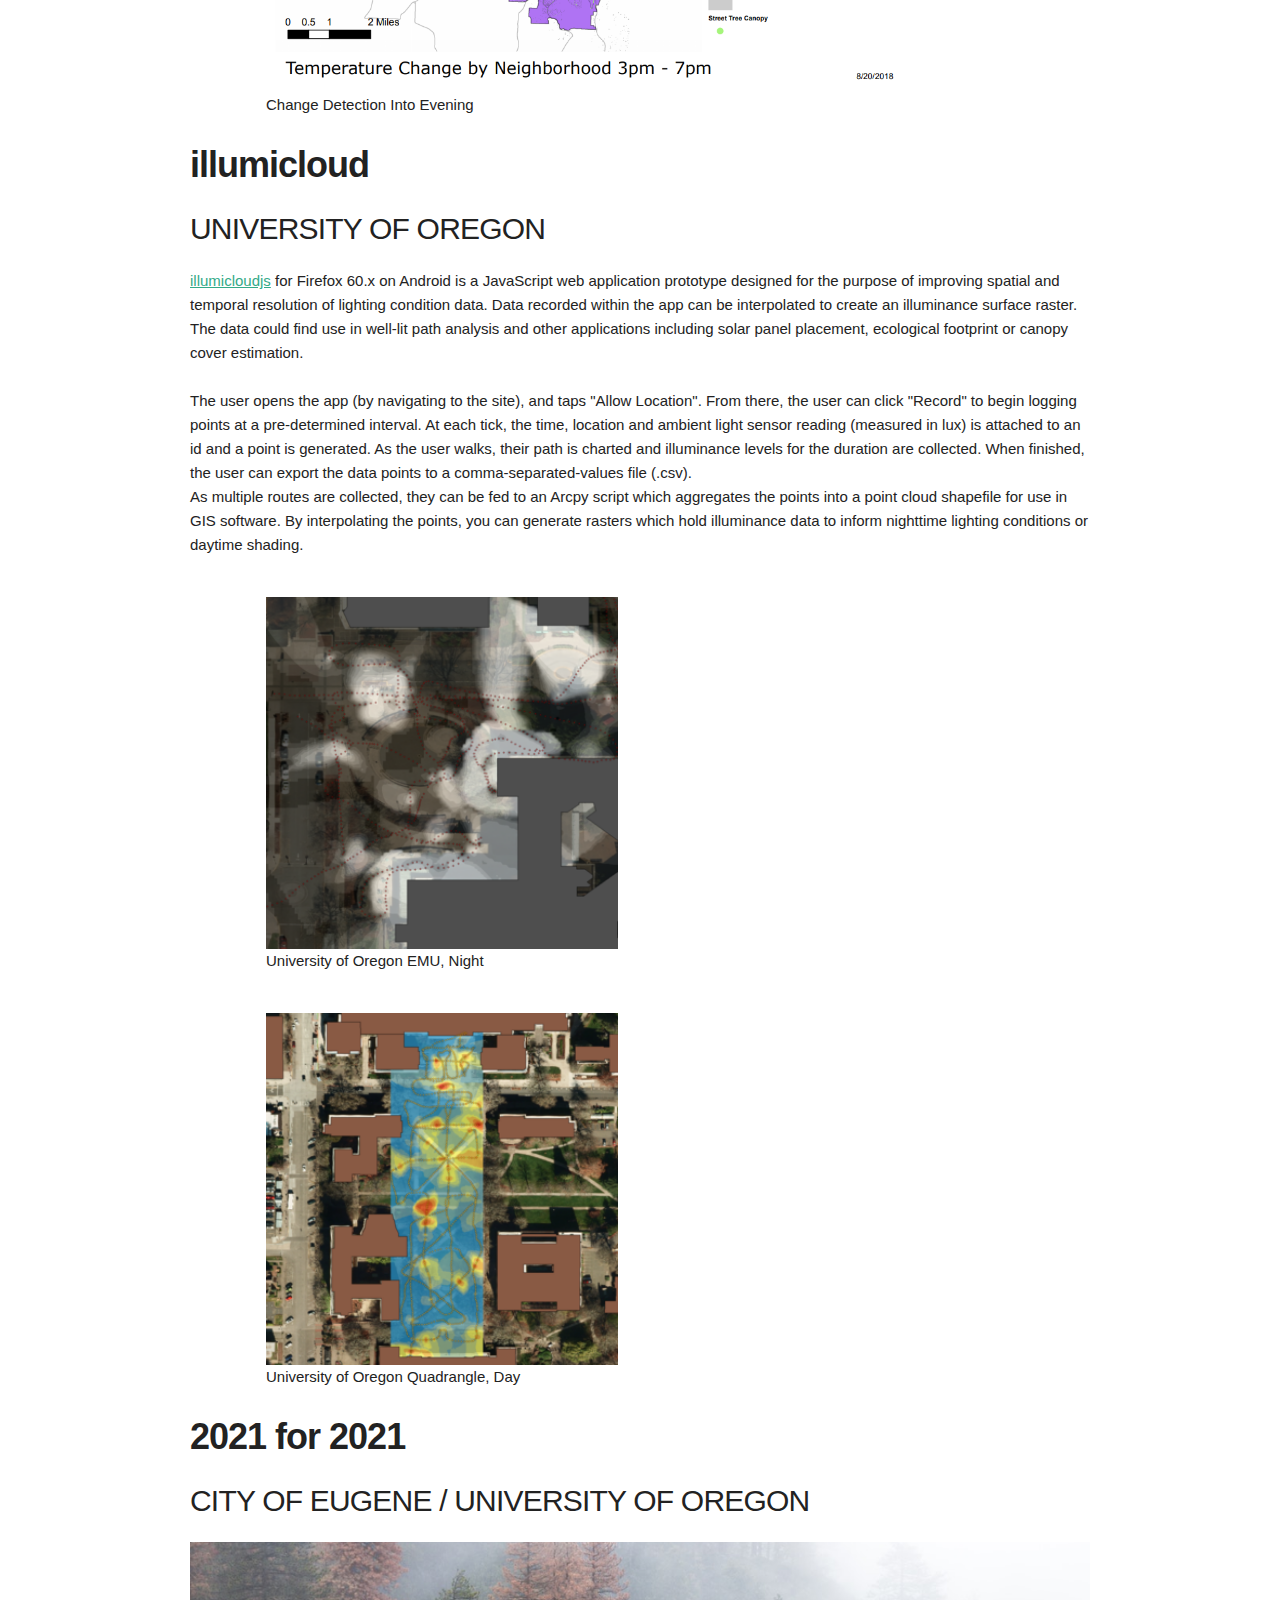
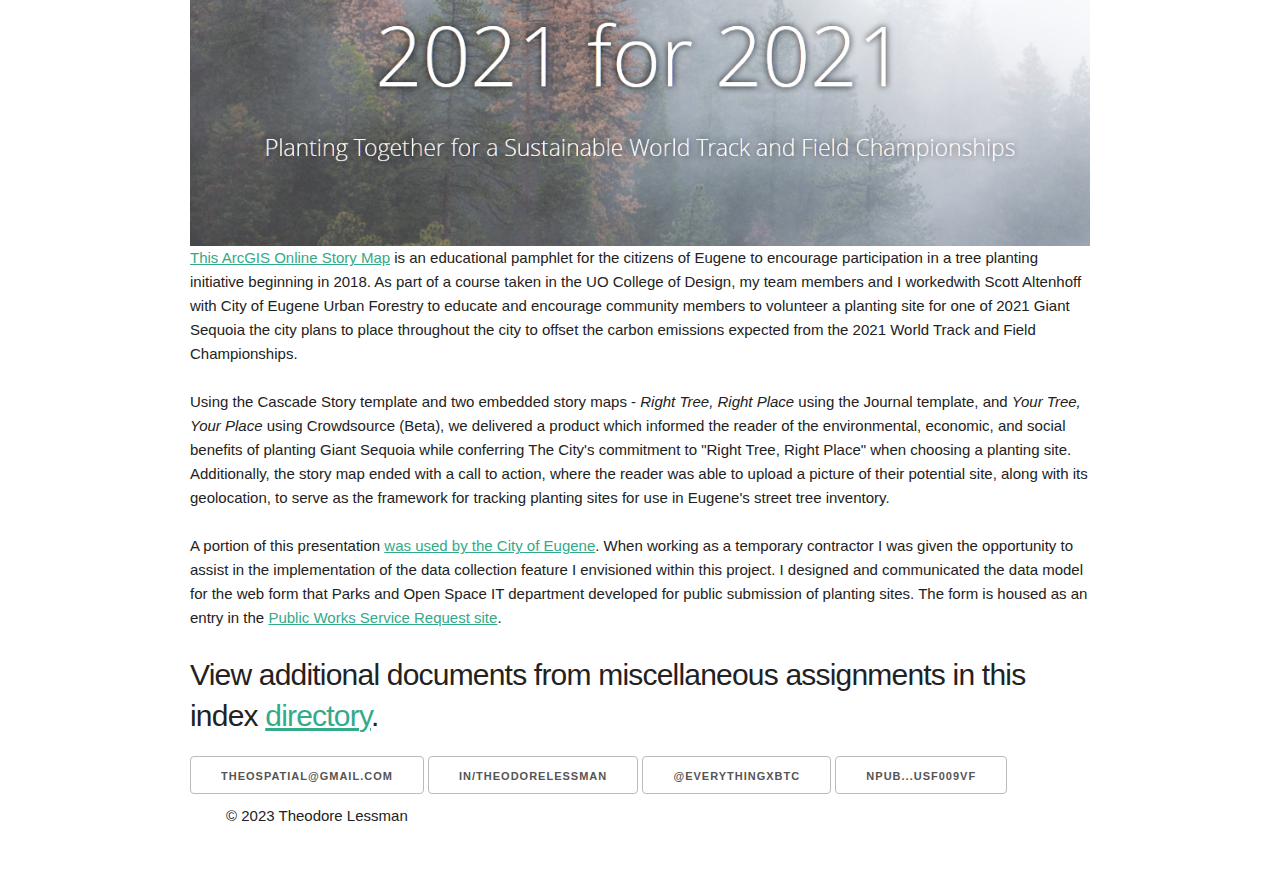
<file: portfolio.html>
<!DOCTYPE html>
<html>

<head>
  <!-- using: 
	skeleton
	normalize 
	------------------------------------------------ -->

  <!-- Basic Page Needs
  –––––––––––––––––––––––––––––––––––––––––––––––––– -->
  <meta charset="utf-8">
  <title>theospatial</title>
  <meta name="description" content="">
  <meta name="author" content="Theodore Lessman">

  <!-- Mobile Specific Metas
  –––––––––––––––––––––––––––––––––––––––––––––––––– -->
  <meta name="viewport" content="width=device-width, initial-scale=1, user-scalable=no">

  <!-- FONT
  –––––––––––––––––––––––––––––––––––––––––––––––––– -->
  <!--link href="//fonts.googleapis.com/css?family=Raleway:400,300,600" rel="stylesheet" type="text/css"-->
  <!--link href="https://fonts.googleapis.com/css?family=Work+Sans|Open+Sans:400,600|Poppins:500,900|Space+Mono" rel="stylesheet"-->

  <!-- CSS
  –––––––––––––––––––––––––––––––––––––––––––––––––– -->
  <link rel="stylesheet" href="Skeleton-2.0.4/css/normalize.css">
  <link rel="stylesheet" href="Skeleton-2.0.4/css/skeleton.css">
  <link rel="stylesheet" href="css/theospatial.css">

  <!--- JS
  –––––––––––––––––––––––––––––––––––––––––––––––––– -->
  <script src="js/theospatial.js"></script>
  
  <!-- Favicon
  –––––––––––––––––––––––––––––––––––––––––––––––––– -->
  <link rel="icon" type="image/png" href="img/favicon.png">

  <style>
  </style>

</head>

<body>
  <header>
    <div class="header">
      <a href="./index.html" class="logo">THEO<strong>SPATIAL</strong></a>
      <nav class="navBar"  id = "mainNav">
		<a href="javascript:void(0);" class="icon" onClick="openDrawerMenu()">&#9776;</a>
        <a href="index.html">ABOUT</a>
        <a href="portfolio.html">PROOF OF WORK</a>
        <a href="karaokecompass.html"><strong style="color: #2A52BE;">KARAOKE</strong><strong style="color: #EE3560;">COMPASS</strong></a>
		<a href="orangefosset.html"><strong style="color: #F2A900;">ORANGE</strong><strong style="color: #2A52BE;">FOSSET</strong></a>
        <a href="bitcoin.html"><i style="color: #EE3560;">EVERYTHING</i>&#215<strong style="color: #F2A900;">BITCOIN</strong></a>
      </nav>
    </div>
  </header>
  <div class="main">
    <div class="container">
      <div class = "row">
	  <div id = "banner" class="twelve columns">
        <h1 id="name">THEODORE <strong>LESSMAN</strong></h1>
        <h2 id="statement"><strong>PROOF OF WORK</strong></h2>
      <div id="portfolio" class = "twelve columns">
        <div id = "feature-a" class = "twelve columns">
			<div id = "feature-5" class = "twelve columns">
				<h3><strong>TaxedSats: <br>Bitcoin Asset Tax Analysis and IRS Compliance Tool</strong></h3>
				<h4>INDEPENDENT</h4>
				
				<div class = "ten columns">
					
					<img class = "twelve columns" src="./img/taxedsats_banner.png" alt="Taxed Sats Splash Image">
				
			</div><p class = "twelve columns">	
					<br>
					TaxedSats is a script written in python for the generation IRS compliant documents for accurate FIFO asset taxation. 
					<br><br>
					This included gathering transactions .csv files from varying sources, performing data cleaning, transformation, and calculations, 
					then visualization, standardization and exportation of IRS 8949 compliant files. The scripts accept a prior year dataset as well 
					as 1099 .csvs for additional current year acquisitions. The script then build a "first-in, first-out" transaction set and categorizes 
					transactions into buys, sales, rewards, and other types of send/recieves. It then calculates gain/loss and income, then obtains 
					necessary fields for IRS Form 8949 and income tax submission.
					<br><br>
					Diagnostic and analytical charts are performed throughout the script to allow for verification accurate transaction grouping and 
					handling, and to provide a final comprehensive view of asset holding patterns and expected assessed taxation. Finally, the program
					outputs .csvs required for submission to tax reporting software, and provides a .csv from the remaining unspent transactions 
					for use in the subsequent years tax calculations.
				</p>
			</br></br>
		  	</div>
		  	<div id = "feature-4" class = "twelve columns">
				<h3><strong>Eugene Urban Forest Analytics Dashboard</strong></h3>
				<h4>INDEPENDENT</h4>
				<p class = "twelve columns">	
					This is an <a href="https://arcg.is/mTm9z">ArcGIS Online Operations Dashboard</a> I designed to analyze Eugene's Urban Forest using City of Eugene 
		  			open data. Over the past decade, Public Works staff, interns and volunteers have been working to establish a baseline dataset of our street and park tree 
		  			inventory.  Using metrics of interest to the Urban Forestry team I designed this dashboard as something that would aid non-technical staff to obscure and 
		  			automate more complex GIS concepts such as SQL queries, while ensuring the consistiency of statistics derived from the data.  Users can watch progress 
		  			and investigate trends using live data from the City of Eugene. Filter by park or neighborhood boundary, species, and condition, and more. 
		  			(Depreciated)
				</p>
		  	<div class = "ten columns">
				<figure>
					<a href="./img/UF_Main.PNG">
						<img class = "twelve columns" src="./img/UF_Main.PNG" alt="Urban Forest Analytics (Main View)">
					</a>
					<figcaption>Urban Forest Analytics, Overview, All Species</figcaption>
				</figure>
			</div>
			<div class = "ten columns">
				<figure>
					<a href="./img/UF_Friendly.PNG">
						<img class = "twelve columns" src="./img/UF_Friendly.PNG" alt="Urban Forest Analytics (Friendly Neighborhood DBH)">
					</a>
					<figcaption>Urban Forest Analytics, Friendly Neighborhood, All Species</figcaption>
				</figure>
			</div>
			<div class = "ten columns">
				<figure>
					<a href="./img/UF_ABSequoia.PNG">
						<img class = "twelve columns" src="./img/UF_ABSequoia.PNG" alt="Urban Forest Analytics (Alton Baker Giant Sequoia Total Appraised Value)">
					</a>
					<figcaption>Urban Forest Analytics, Alton Baker Park, Giant Sequoia</figcaption>
				</figure>
			</div>
			</br></br>
		</div>
		<div id = "feature-3" class = "twelve columns">
			<h3><strong>Street Tree Inventory and Eugene's Urban Heat Island</strong></h3>
			<h4>CITY OF EUGENE</h4>
			<p class= "twelve columns">
				During my time working for the City of Eugene - Green Infrastructure, I provided GIS services for the Urban Forestry staff and interns working 
		  		on the <a href="https://www.eugene-or.gov/3678/Street-Tree-Interactive-Map">Street Tree Inventory</a>, an endeavor which The City had been working on for over a decade. 
		  		Field crews would catalog trees in the public right-of-way using an ArcGIS Collector app developed by the Parks and Open Space GIS staff. At the end of the contract, each
				neighborhood in the city had an initial canvassing and a dataset of over 60,000 right-of-way trees were described.</br>
			</br>
				As neighborhoods were marked off and an updated dataset was made available for offline analysis, I queried the dataset and separated the data by neighborhood so that other 
				staff could analyze the data to determine statistics such as estimated site value, carbon sequestration, and species distribution. This included creating tools for use in 
				ArcMap and scripts to chain analyses and iterate through multiple folders. </br>
			</br>
				In addition to preparing data for Urban Forestry staff I processed, visualized, and performed preliminary analysis on Urban Heat Island data gathered by the Sustaining 
				Urban Places Research (SUPR) Lab at Portland State University. The data had been held on a local drive for some months, so I offered to forward it to the division's GIS 
				department so that it could be integrated into The City's server for access across all divisions. This included preprocessing and performing map algebraon a raster dataset 
				of over 12GB, including unit conversion, change detection, and zonal statistics. By overlaying UHI data, impervious surface layers, and the street tree inventory dataset, 
				a relationship between hard and green infrastructure could be viewed.
			</p>
			<div class = "twelve columns">
				<div class = "one column"></div>
				<div class = "ten columns">
					<figure>
						<a href="./img/uhiABC.png">
							<img class = "twelve columns" src="./img/uhiABC.png" alt="Urban Heat Island - 3 Panel Map (Morning, Afternoon, Evening)">
						</a>
						<figcaption>Temperatures 3 Panel</figcaption>
					</figure>
				</div>
				<div class = "ten columns">
					<figure>
						<a href="./img/uhiAB.png">
							<img class = "twelve columns" src="./img/uhiAB.png" alt="Urban Heat Island - Morning to Afternoon Change Detection Map">
						</a>
						<figcaption>Change Detection Into Afternoon</figcaption>
					</figure>
				</div>
				<div class = "ten columns">
					<figure>
						<a href="./img/uhiBC.png">
							<img class = "twelve columns" src="./img/uhiBC.png" alt="Urban Heat Island - Afternoon to Evening Change Detection Map">
						</a>
						<figcaption>Change Detection Into Evening</figcaption>
					</figure>
				</div>
			</div>		
			
		</br>
		</div>
		<div id = "feature-2" class = "twelve columns">
			<h3><strong>illumicloud</strong></h3>
			<h4>UNIVERSITY OF OREGON</h4>
			<p class = "twelve columns">
				<a href="https://illumicloudjs.appspot.com/">illumicloudjs</a> for Firefox 60.x on Android is a JavaScript web application prototype designed
		  		for the purpose of improving spatial and temporal resolution of lighting condition data. Data recorded within the app can be interpolated to create an illuminance surface
		  		raster. The data could find use in well-lit path analysis and other applications including solar panel placement, ecological footprint or canopy cover estimation. </br>
			</br>
				The user opens the app (by navigating to the site), and taps "Allow Location". From there, the user can click "Record" to begin logging points at a pre-determined interval.
				At each tick, the time, location and ambient light sensor reading (measured in lux) is attached to an id and a point is generated. As the user walks, their path is charted
				and illuminance levels for the duration are collected. When finished, the user can export the data points to a comma-separated-values file (.csv).
			</br>
				As multiple routes are collected, they can be fed to an Arcpy script which aggregates the points into a point cloud shapefile for use in GIS software. By interpolating the 
				points, you can generate rasters which hold illuminance data to inform nighttime lighting conditions or daytime shading.
			</p>
		</div>
		<div class="twelve columns">
			<div class = "two columns"></div>
			<div class = "six columns">
		  		<figure>
					<a href="./img/emu_night_r.png">
						<img class = "twelve columns" src="./img/emu_night_r.png" alt="Northwest EMU Night Raster">
					</a>
					<figcaption>University of Oregon EMU, Night</figcaption>
		  		</figure>
		  	</div>
		  	<div class = "six columns">
		  		<figure>
					<a href="./img/condon_day_r.png">
						<img class = "twelve columns" src="./img/condon_day_r.png" alt="Quadrangle Outside Condon Day Raster">
					</a>
					<figcaption>University of Oregon Quadrangle, Day</figcaption>
		  		</figure>
			</div>
		</div>
			
		</br>
		<div id = "feature-1" class = "twelve columns">
			<h3><strong>2021 for 2021</strong> </h3>
			<h4>CITY OF EUGENE / UNIVERSITY OF OREGON</h4>
			<a href="https://arcg.is/1rinzj">
				<img class = "twelve columns" src = "./img/2021.PNG" alt = "2021 for 2021">
			</a>
			</br>
			<p class = "twelve columns">
  			<a href="https://arcg.is/1rinzj">This ArcGIS Online Story Map</a> is an educational pamphlet for the citizens of Eugene to encourage participation
			in a tree planting initiative beginning in 2018. As part of a course taken in the UO College of Design, my team members and I workedwith Scott Altenhoff with City of Eugene 
			Urban Forestry to educate and encourage community members to volunteer a planting site for one of 2021 Giant Sequoia the city plans to place throughout the city to offset 
			the carbon emissions expected from the 2021 World Track and Field Championships.</br>
			</br>
			Using the Cascade Story template and two embedded story maps - <em>Right Tree, Right Place</em> using the Journal template, and <em>Your Tree, Your Place</em> using 
			Crowdsource (Beta), we delivered a product which informed the reader of the environmental, economic, and social benefits of planting Giant Sequoia while conferring The 
			City's commitment to "Right Tree, Right Place" when choosing a planting site. Additionally, the story map ended with a call to action, where the reader was able to 
			upload a picture of their potential site, along with its geolocation, to serve as the framework for tracking planting sites for use in Eugene's street tree inventory.</br>
			</br>
			A portion of this presentation <a href="https://www.eugene-or.gov/3794/2021-for-2021"> was used by the City of Eugene</a>.  When working as a temporary contractor I was 
			given the opportunity to assist in the implementation of the data collection feature I envisioned within this project. I designed and communicated the data model for the 
			web form that Parks and Open Space IT department developed for public submission of planting sites. The form is housed as an entry in the 
			<a href="https://www.eugene-or.gov/1776/Maintenance-Service-Request">Public Works Service Request site</a>.</p>
			</br>
		</div>
			<h4 class = "twelve columns">View additional documents from miscellaneous assignments in this index <a href="./works.html">directory</a>.</h4>
		</div>
		<div class = "twelve columns" id="contact">
		    <a href="mailto:theospatial@gmail.com"><button class = "footbutton">theospatial@gmail.com</button></a> 
		    <a href="https://www.linkedin.com/in/theodorelessman/"><button class = "footbutton">in/theodorelessman</button></a></h2>
        	<a href="https://twitter.com/everythingxbtc"><button class = "footbutton">@everythingxbtc</button></a> 
		    <a href="https://astral.ninja/npub1enfjvvrakj3fc0r6pn8ftm2dkzpzwvd598lr8hez6qz76zm8vxusf009vf"><button class = "footbutton">npub...usf009vf</button></a> 
		</div>
	    <div class = "1/2 column u-push-right">
	    	<p>&copy 2023 Theodore Lessman</p>
	    </div> 
	</div>
  </div>
</body>

</html>
</file>
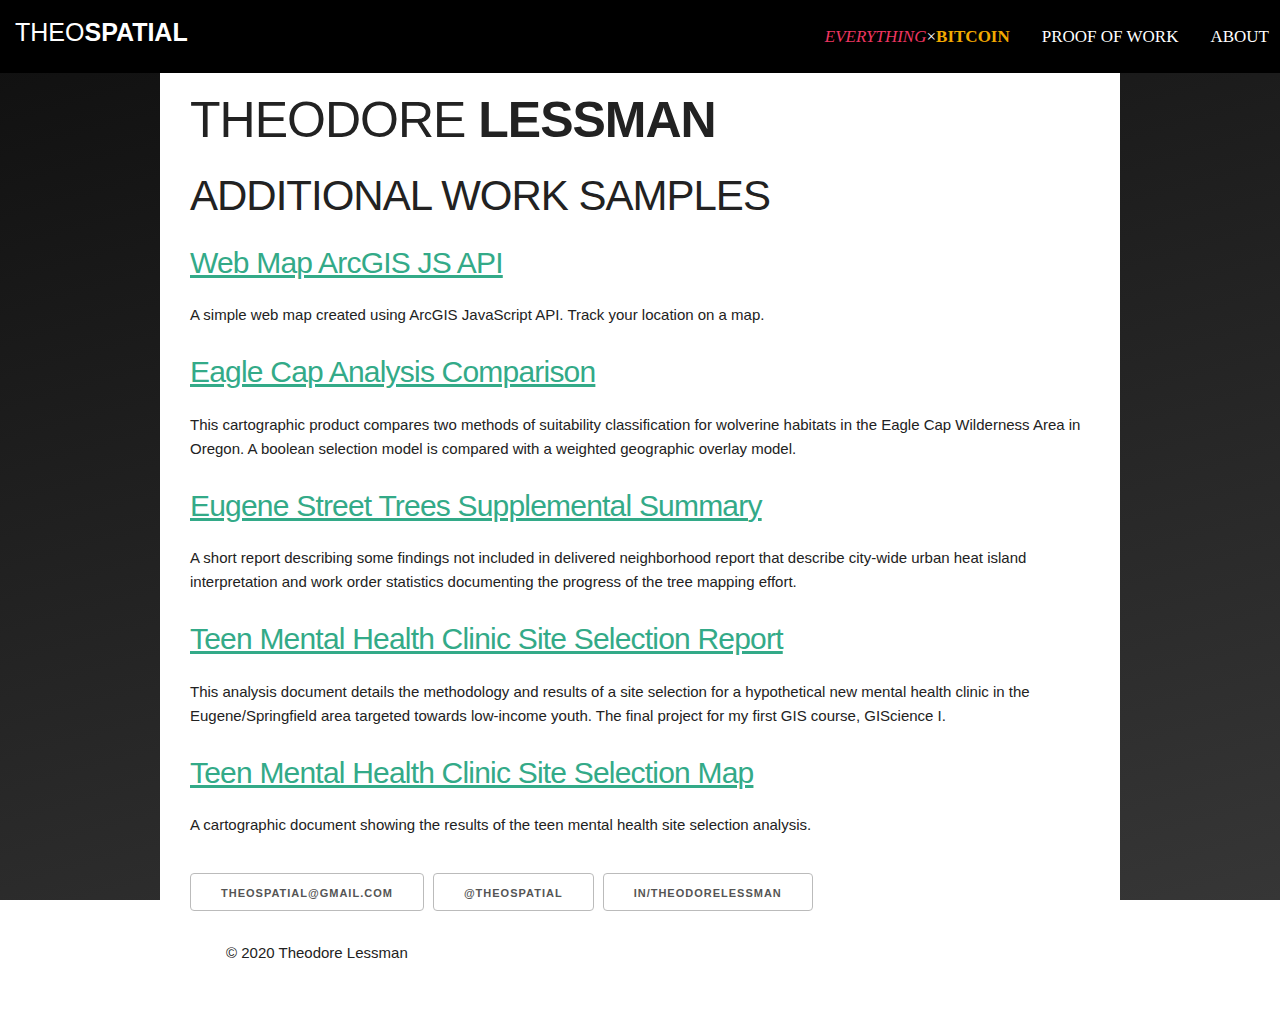
<file: works.html>
<!DOCTYPE html>
<html>

<head>
  <!-- using: 
	skeleton
	normalize 
	-->

  <!-- Basic Page Needs
  –––––––––––––––––––––––––––––––––––––––––––––––––– -->
  <meta charset="utf-8">
  <title>theospatial</title>
  <meta name="description" content="">
  <meta name="author" content="Theodore Lessman">

  <!-- Mobile Specific Metas
  –––––––––––––––––––––––––––––––––––––––––––––––––– -->
  <meta name="viewport" content="width=device-width, initial-scale=1, user-scalable=no">

  <!-- FONT
  –––––––––––––––––––––––––––––––––––––––––––––––––– -->
  <!--link href="//fonts.googleapis.com/css?family=Raleway:400,300,600" rel="stylesheet" type="text/css"-->
  <!--link href="https://fonts.googleapis.com/css?family=Work+Sans|Open+Sans:400,600|Poppins:500,900|Space+Mono" rel="stylesheet"-->

  <!-- CSS
  –––––––––––––––––––––––––––––––––––––––––––––––––– -->
  <link rel="stylesheet" href="Skeleton-2.0.4/css/normalize.css">
  <link rel="stylesheet" href="Skeleton-2.0.4/css/skeleton.css">
  <link rel="stylesheet" href="css/theospatial.css">
  
  <!--- JS
  –––––––––––––––––––––––––––––––––––––––––––––––––– -->
  <script src="js/theospatial.js"></script>

  <!-- Favicon
  –––––––––––––––––––––––––––––––––––––––––––––––––– -->
  
  <header>
    <div class="header">
      <a href="./index.html" class="logo">THEO<strong>SPATIAL</strong></a>
      <nav class="navBar"  id = "mainNav">
		<a href="javascript:void(0);" class="icon" onClick="openDrawerMenu()">&#9776;</a>
        <a href="index.html">ABOUT</a>
        <a href="portfolio.html">PROOF OF WORK</a>
        <a href="bitcoin.html"><i style="color: #EE3560;">EVERYTHING</i>&#215<strong style="color: #F2A900;">BITCOIN</strong></a>
      </nav>
    </div>
  </header>
  <div class="main">
    <div class="container">
      <div class = "row">
	    <div id = "banner" class="twelve columns">
          <h1 id="name">THEODORE <strong>LESSMAN</strong></h1>
          <h2 id="statement">ADDITIONAL WORK SAMPLES</h2>
       </div>
    
        <div id = "item_01" class = "twelve columns">
            <h4><a href = "./works/arcapi.html">Web Map ArcGIS JS API</a></h4>
            <p class = "twelve columns">
                A simple web map created using ArcGIS JavaScript API. Track your location on a map.
            </p>
            </br>
        </div>
       
        <div id = "item_02" class = "twelve columns">
            <h4><a href = "./works/eaglecap.PNG">Eagle Cap Analysis Comparison</a></h4>
            <p class = "twelve columns">
                This cartographic product compares two methods of suitability classification for 
                wolverine habitats in the Eagle Cap Wilderness Area in Oregon. A boolean selection 
                model is compared with a weighted geographic overlay model.
            </p>
            </br>
        </div>
        
        <div id = "item_03" class = "twelve columns">
            <h4><a href = "./works/EugeneTrees.pdf">Eugene Street Trees Supplemental Summary</a></h4>
            <p class = "twelve columns">
                A short report describing some findings not included in delivered neighborhood 
                report that describe city-wide urban heat island interpretation and work order 
                statistics documenting the progress of the tree mapping effort.
            </p>
            </br>
        </div>

        <div id = "item_04" class = "twelve columns">
            <h4><a href = "./works/FinalProject_Report-1.pdf">Teen Mental Health Clinic Site 
                Selection Report</a></h4>
            <p class = "twelve columns">
                This analysis document details the methodology and results of a site selection for a 
                hypothetical new mental health clinic in the Eugene/Springfield area targeted towards 
                low-income youth. The final project for my first GIS course, GIScience I.
            </p>
            </br>
        </div>

        <div id = "item_05" class = "twelve columns">
            <h4><a href = "./works/teenhealth.PNG">Teen Mental Health Clinic Site 
                Selection Map</a></h4>
            <p class = "twelve columns">
                A cartographic document showing the results of the teen mental health site selection analysis.
            </p>
            </br>
        </div>
    

      </div>
      <div class = "twelve columns" id="contact">
          <h3>
		  <a href="mailto:theospatial@gmail.com"><button class = "footbutton">theospatial@gmail.com</button></a> 
		  <a href="https://twitter.com/theospatial"><button class = "footbutton">@theospatial</button></a> 
		  <a href="https://www.linkedin.com/in/theodorelessman/"><button class = "footbutton">in/theodorelessman</button></a></h2>
      </div>
	  <div class = "1/2 column u-push-right">
	    <p>&copy 2020 Theodore Lessman</p>
	 </div>
    </div>
  </div>
</body>

</html>
</file>
<file: Skeleton-2.0.4/css/skeleton.css>
/*
* Skeleton V2.0.4
* Copyright 2014, Dave Gamache
* www.getskeleton.com
* Free to use under the MIT license.
* http://www.opensource.org/licenses/mit-license.php
* 12/29/2014
*/


/* Table of contents
––––––––––––––––––––––––––––––––––––––––––––––––––
- Grid
- Base Styles
- Typography
- Links
- Buttons
- Forms
- Lists
- Code
- Tables
- Spacing
- Utilities
- Clearing
- Media Queries
*/


/* Grid
–––––––––––––––––––––––––––––––––––––––––––––––––– */
.container {
  position: relative;
  width: 100%;
  max-width: 960px;
  margin: 0 auto;
  padding: 0 20px;
  box-sizing: border-box; }
.column,
.columns {
  width: 100%;
  float: left;
  box-sizing: border-box; }

/* For devices larger than 400px */
@media (min-width: 400px) {
  .container {
    width: 85%;
    padding: 0; }
}

/* For devices larger than 550px */
@media (min-width: 550px) {
  .container {
    width: 80%; }
  .column,
  .columns {
    margin-left: 4%; }
  .column:first-child,
  .columns:first-child {
    margin-left: 0; }

  .one.column,
  .one.columns                    { width: 4.66666666667%; }
  .two.columns                    { width: 13.3333333333%; }
  .three.columns                  { width: 22%;            }
  .four.columns                   { width: 30.6666666667%; }
  .five.columns                   { width: 39.3333333333%; }
  .six.columns                    { width: 48%;            }
  .seven.columns                  { width: 56.6666666667%; }
  .eight.columns                  { width: 65.3333333333%; }
  .nine.columns                   { width: 74.0%;          }
  .ten.columns                    { width: 82.6666666667%; }
  .eleven.columns                 { width: 91.3333333333%; }
  .twelve.columns                 { width: 100%; margin-left: 0; }

  .one-third.column               { width: 30.6666666667%; }
  .two-thirds.column              { width: 65.3333333333%; }

  .one-half.column                { width: 48%; }

  /* Offsets */
  .offset-by-one.column,
  .offset-by-one.columns          { margin-left: 8.66666666667%; }
  .offset-by-two.column,
  .offset-by-two.columns          { margin-left: 17.3333333333%; }
  .offset-by-three.column,
  .offset-by-three.columns        { margin-left: 26%;            }
  .offset-by-four.column,
  .offset-by-four.columns         { margin-left: 34.6666666667%; }
  .offset-by-five.column,
  .offset-by-five.columns         { margin-left: 43.3333333333%; }
  .offset-by-six.column,
  .offset-by-six.columns          { margin-left: 52%;            }
  .offset-by-seven.column,
  .offset-by-seven.columns        { margin-left: 60.6666666667%; }
  .offset-by-eight.column,
  .offset-by-eight.columns        { margin-left: 69.3333333333%; }
  .offset-by-nine.column,
  .offset-by-nine.columns         { margin-left: 78.0%;          }
  .offset-by-ten.column,
  .offset-by-ten.columns          { margin-left: 86.6666666667%; }
  .offset-by-eleven.column,
  .offset-by-eleven.columns       { margin-left: 95.3333333333%; }

  .offset-by-one-third.column,
  .offset-by-one-third.columns    { margin-left: 34.6666666667%; }
  .offset-by-two-thirds.column,
  .offset-by-two-thirds.columns   { margin-left: 69.3333333333%; }

  .offset-by-one-half.column,
  .offset-by-one-half.columns     { margin-left: 52%; }

}


/* Base Styles
–––––––––––––––––––––––––––––––––––––––––––––––––– */
/* NOTE
html is set to 62.5% so that all the REM measurements throughout Skeleton
are based on 10px sizing. So basically 1.5rem = 15px :) */
html {
  font-size: 62.5%; }
body {
  font-size: 1.5em; /* currently ems cause chrome bug misinterpreting rems on body element */
  line-height: 1.6;
  font-weight: 400;
  font-family: "Raleway", "HelveticaNeue", "Helvetica Neue", Helvetica, Arial, sans-serif;
  color: #222; }


/* Typography
–––––––––––––––––––––––––––––––––––––––––––––––––– */
h1, h2, h3, h4, h5, h6 {
  margin-top: 0;
  margin-bottom: 2rem;
  font-weight: 300; }
h1 { font-size: 4.0rem; line-height: 1.2;  letter-spacing: -.1rem;}
h2 { font-size: 3.6rem; line-height: 1.25; letter-spacing: -.1rem; }
h3 { font-size: 3.0rem; line-height: 1.3;  letter-spacing: -.1rem; }
h4 { font-size: 2.4rem; line-height: 1.35; letter-spacing: -.08rem; }
h5 { font-size: 1.8rem; line-height: 1.5;  letter-spacing: -.05rem; }
h6 { font-size: 1.5rem; line-height: 1.6;  letter-spacing: 0; }

/* Larger than phablet */
@media (min-width: 550px) {
  h1 { font-size: 5.0rem; }
  h2 { font-size: 4.2rem; }
  h3 { font-size: 3.6rem; }
  h4 { font-size: 3.0rem; }
  h5 { font-size: 2.4rem; }
  h6 { font-size: 1.5rem; }
}

p {
  margin-top: 0; }


/* Links
–––––––––––––––––––––––––––––––––––––––––––––––––– */
a {
  color: #3a8; }
a:hover {
  color: #185; }


/* Buttons
–––––––––––––––––––––––––––––––––––––––––––––––––– */
.button,
button,
input[type="submit"],
input[type="reset"],
input[type="button"] {
  display: inline-block;
  height: 38px;
  padding: 0 30px;
  color: #555;
  text-align: center;
  font-size: 11px;
  font-weight: 600;
  line-height: 38px;
  letter-spacing: .1rem;
  text-transform: uppercase;
  text-decoration: none;
  white-space: nowrap;
  background-color: transparent;
  border-radius: 4px;
  border: 1px solid #bbb;
  cursor: pointer;
  box-sizing: border-box; }
.button:hover,
button:hover,
input[type="submit"]:hover,
input[type="reset"]:hover,
input[type="button"]:hover,
.button:focus,
button:focus,
input[type="submit"]:focus,
input[type="reset"]:focus,
input[type="button"]:focus {
  color: #333;
  border-color: #888;
  outline: 0; }
.button.button-primary,
button.button-primary,
input[type="submit"].button-primary,
input[type="reset"].button-primary,
input[type="button"].button-primary {
  color: #FFF;
  background-color: #3d8;
  border-color: #3a8; }
.button.button-primary:hover,
button.button-primary:hover,
input[type="submit"].button-primary:hover,
input[type="reset"].button-primary:hover,
input[type="button"].button-primary:hover,
.button.button-primary:focus,
button.button-primary:focus,
input[type="submit"].button-primary:focus,
input[type="reset"].button-primary:focus,
input[type="button"].button-primary:focus {
  color: #000;
  background-color: #3a8;
  border-color: #185; }


/* Forms
–––––––––––––––––––––––––––––––––––––––––––––––––– */
input[type="email"],
input[type="number"],
input[type="search"],
input[type="text"],
input[type="tel"],
input[type="url"],
input[type="password"],
textarea,
select {
  height: 38px;
  padding: 6px 10px; /* The 6px vertically centers text on FF, ignored by Webkit */
  background-color: #fff;
  border: 1px solid #D1D1D1;
  border-radius: 4px;
  box-shadow: none;
  box-sizing: border-box; }
/* Removes awkward default styles on some inputs for iOS */
input[type="email"],
input[type="number"],
input[type="search"],
input[type="text"],
input[type="tel"],
input[type="url"],
input[type="password"],
textarea {
  -webkit-appearance: none;
     -moz-appearance: none;
          appearance: none; }
textarea {
  min-height: 65px;
  padding-top: 6px;
  padding-bottom: 6px; }
input[type="email"]:focus,
input[type="number"]:focus,
input[type="search"]:focus,
input[type="text"]:focus,
input[type="tel"]:focus,
input[type="url"]:focus,
input[type="password"]:focus,
textarea:focus,
select:focus {
  border: 1px solid #33C3F0;
  outline: 0; }
label,
legend {
  display: block;
  margin-bottom: .5rem;
  font-weight: 600; }
fieldset {
  padding: 0;
  border-width: 0; }
input[type="checkbox"],
input[type="radio"] {
  display: inline; }
label > .label-body {
  display: inline-block;
  margin-left: .5rem;
  font-weight: normal; }


/* Lists
–––––––––––––––––––––––––––––––––––––––––––––––––– */
ul {
  list-style: circle inside; }
ol {
  list-style: decimal inside; }
ol, ul {
  padding-left: 0;
  margin-top: 0; }
ul ul,
ul ol,
ol ol,
ol ul {
  margin: 1.5rem 0 1.5rem 3rem;
  font-size: 90%; }
li {
  margin-bottom: 1rem; }


/* Code
–––––––––––––––––––––––––––––––––––––––––––––––––– */
code {
  padding: .2rem .5rem;
  margin: 0 .2rem;
  font-size: 90%;
  white-space: nowrap;
  background: #F1F1F1;
  border: 1px solid #E1E1E1;
  border-radius: 4px; }
pre > code {
  display: block;
  padding: 1rem 1.5rem;
  white-space: pre; }


/* Tables
–––––––––––––––––––––––––––––––––––––––––––––––––– */
th,
td {
  padding: 12px 15px;
  text-align: left;
  border-bottom: 1px solid #E1E1E1; }
th:first-child,
td:first-child {
  padding-left: 0; }
th:last-child,
td:last-child {
  padding-right: 0; }


/* Spacing
–––––––––––––––––––––––––––––––––––––––––––––––––– */
button,
.button {
  margin-bottom: 1rem; }
input,
textarea,
select,
fieldset {
  margin-bottom: 1.5rem; }
pre,
blockquote,
dl,
figure,
table,
p,
ul,
ol,
form {
  margin-bottom: 2.5rem; }


/* Utilities
–––––––––––––––––––––––––––––––––––––––––––––––––– */
.u-full-width {
  width: 100%;
  box-sizing: border-box; }
.u-max-full-width {
  max-width: 100%;
  box-sizing: border-box; }
.u-pull-right {
  float: right; }
.u-pull-left {
  float: left; }


/* Misc
–––––––––––––––––––––––––––––––––––––––––––––––––– */
hr {
  margin-top: 3rem;
  margin-bottom: 3.5rem;
  border-width: 0;
  border-top: 1px solid #E1E1E1; }


/* Clearing
–––––––––––––––––––––––––––––––––––––––––––––––––– */

/* Self Clearing Goodness */
.container:after,
.row:after,
.u-cf {
  content: "";
  display: table;
  clear: both; }


/* Media Queries
–––––––––––––––––––––––––––––––––––––––––––––––––– */
/*
Note: The best way to structure the use of media queries is to create the queries
near the relevant code. For example, if you wanted to change the styles for buttons
on small devices, paste the mobile query code up in the buttons section and style it
there.
*/


/* Larger than mobile */
@media (min-width: 400px) {}

/* Larger than phablet (also point when grid becomes active) */
@media (min-width: 550px) {}

/* Larger than tablet */
@media (min-width: 750px) {}

/* Larger than desktop */
@media (min-width: 1000px) {}

/* Larger than Desktop HD */
@media (min-width: 1200px) {}
</file>
<file: css/theospatial.css>
/* theospatial styles */
.header {
  overflow: hidden;
  background-color: black;
  padding: 10px 5px;
  z-index: 1;
}

/*header links */
.header a {
  float: left;
  color: white;
  text-align: center;
  padding: 10px 18px;
  text-decoration: none;
  font-size: 18px;
  line-height: 25px;
  border-radius: 4px;
}

/*logo link*/
.header a.logo {
  font-size: 25px;
  padding: 10px;
}

/* Style the active/current link
.header a.active {
  background-color: #3d8;
  color: black;
}

/* Float the link section to the right 
.header-right {
  clear:both;
}/*

.navBar{
  background-color: #009cde; 
  overflow: hidden;
}

/*Floats each item to the left with padding of 14 & 16 px.
Removes the underline with text decoration = none.*/
.navBar a{
  float: right;
  color: white;
  padding: 14px 16px 14px 16px;
  text-decoration: none;
  font-size: 17px;
  font-family: Tahoma;
}

/*Hides the menu Icon which will show when the nav needs to be responsive*/
.navBar .icon{
  display: none;
}

#about_img{
	-webkit-filter: grayscale(100%); /* Safari 6.0 - 9.0 */
    filter: grayscale(100%);
}

/*Set your custom screen width here replacing 700*/
@media (max-width: 700px){
/*Ignores the first link (which is Home) in the div and       applies 'display = none' to everything else.   Basically hiding everything but Home*/
  .navBar a:not(:first-child){
    display: none;
    clear: left;
  }
/*Brings the menu icon into view and floats it to the right*/
  .navBar a.icon{
    display: block; float: right;
  }
  
/*The navBar class will be changed to 'navBar responsive' using JS. This chunk of CSS makes the menu icon stay where it is by making the position absolute within it's parent 'right top corner'. Without this, the icon will get kicked around when the items are collapsed and expanded*/
  .navBar.responsive {
    position: relative;
  }
  .navBar.responsive a.icon {
    position: absolute;
    right: 0;
    top: 0;
  }
  
/*Removes the originally set float and brings them to view*/
  .navBar.responsive a {
    float: none;
    display: block;
    text-align: left;
  }
}


/* Main content display */
.main{
	padding-top: 2rem;
	
	background-attachment: fixed;
}

/* Button display */
.button button-primary {
	background-color: #6DD977;
}

#splash{
	padding-top: 2rem;
	
	background-attachment: fixed;
}

/* Add media queries for responsiveness - when the screen is 500px wide or less, stack the links on top of each other */
@media screen and (min-width: 550px) {
  .header { 
	position: fixed;
	width: 100%;
  }
  .header-right {
    float: right;
	clear: none;
  }
  
  .main{
	padding-top: 6rem;
	
    background-image: linear-gradient(-15deg, rgb(53, 53, 53) , rgb(0, 0, 0)/*, #23A6D5, #3d8*/);
  }
  
  .container {
	background-color: #fff;
	padding: 20px 30px;
}

@media screen and (min-width: 750px) {
  .header { 
	position: fixed;
	width: 100%;
  }
  .header-right {
    float: right;
	clear: none;
  }
  /*mouse-over */
  .header a:hover {
    background-color: #000;
    color: #3d8;
  }
  
  .main{
	padding-top: 7rem;
    background-image: linear-gradient(-15deg, rgb(54, 54, 54) , rgb(15, 15, 15)/*, #23A6D5, #3d8*/);
	background-attachment: fixed;
  }
  
  .container {
	background-color: #fff;
	padding: 20px 30px;
  }
}
</file>
